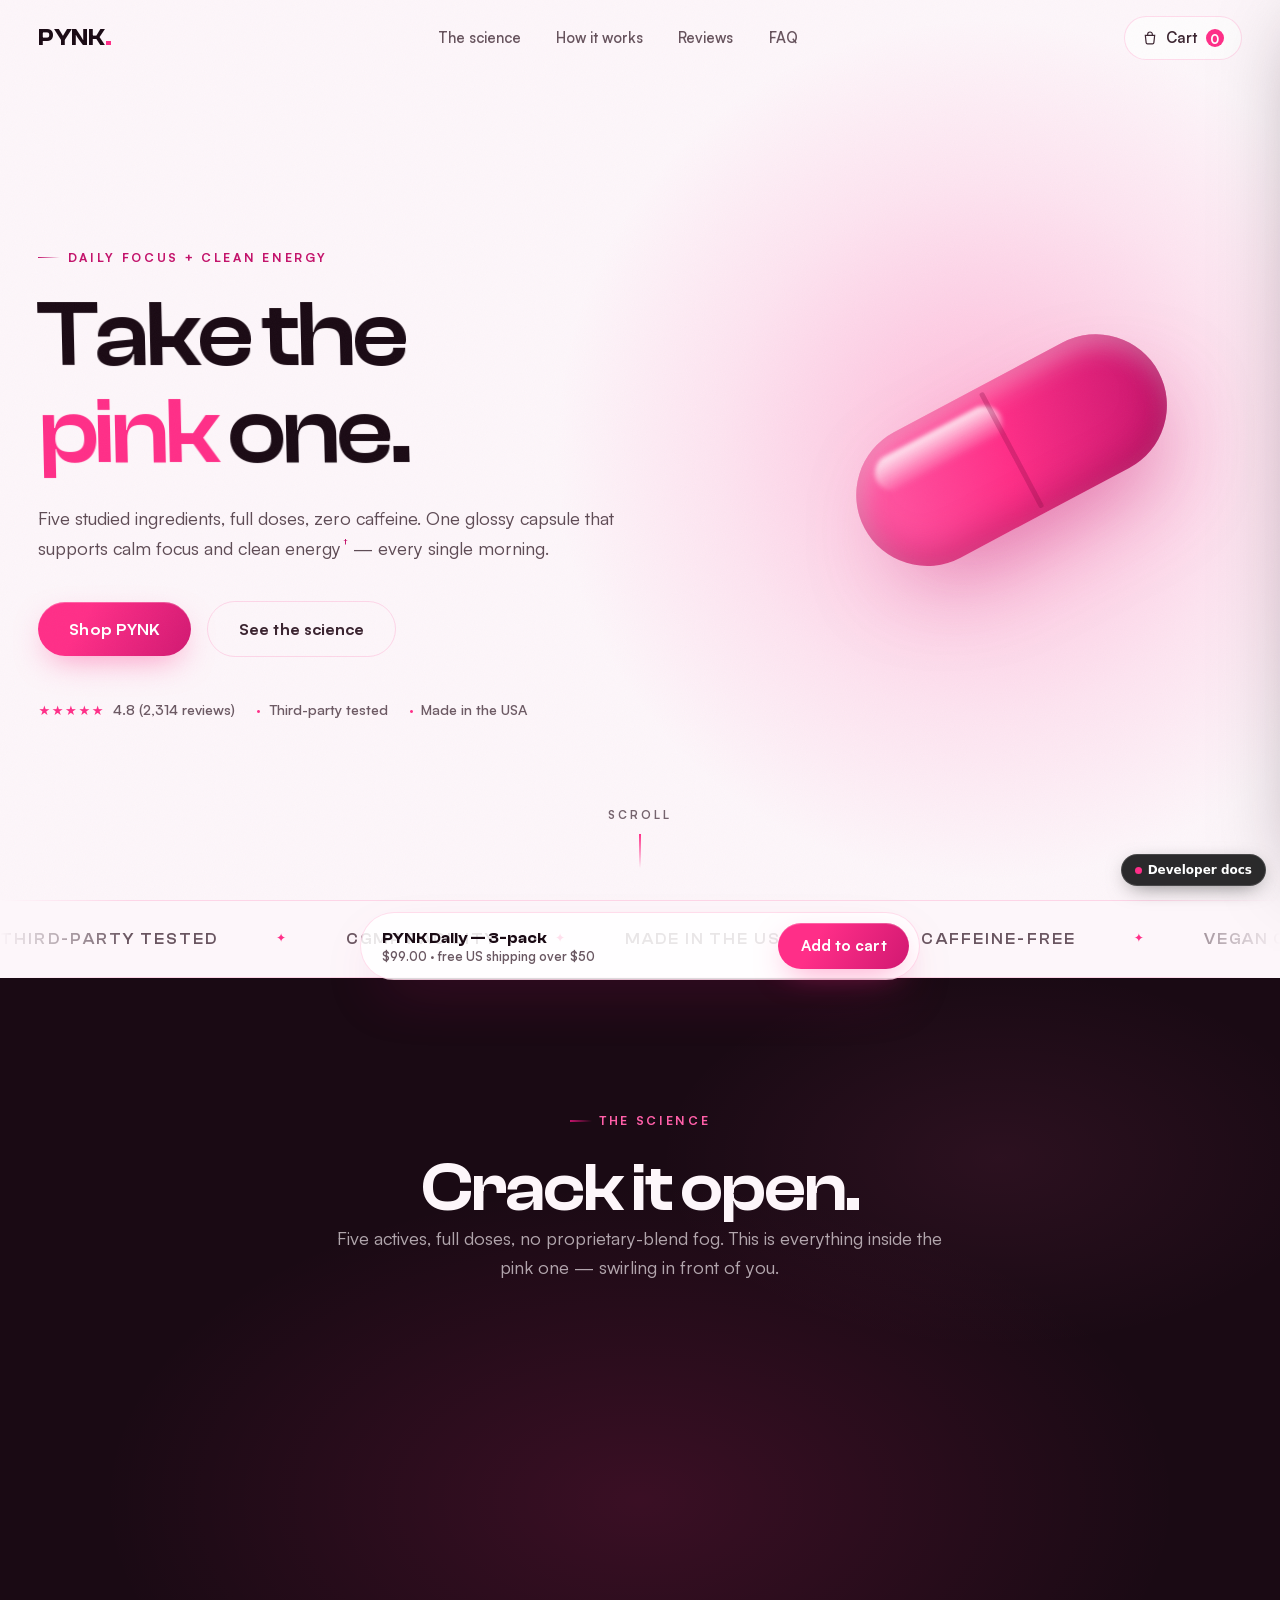
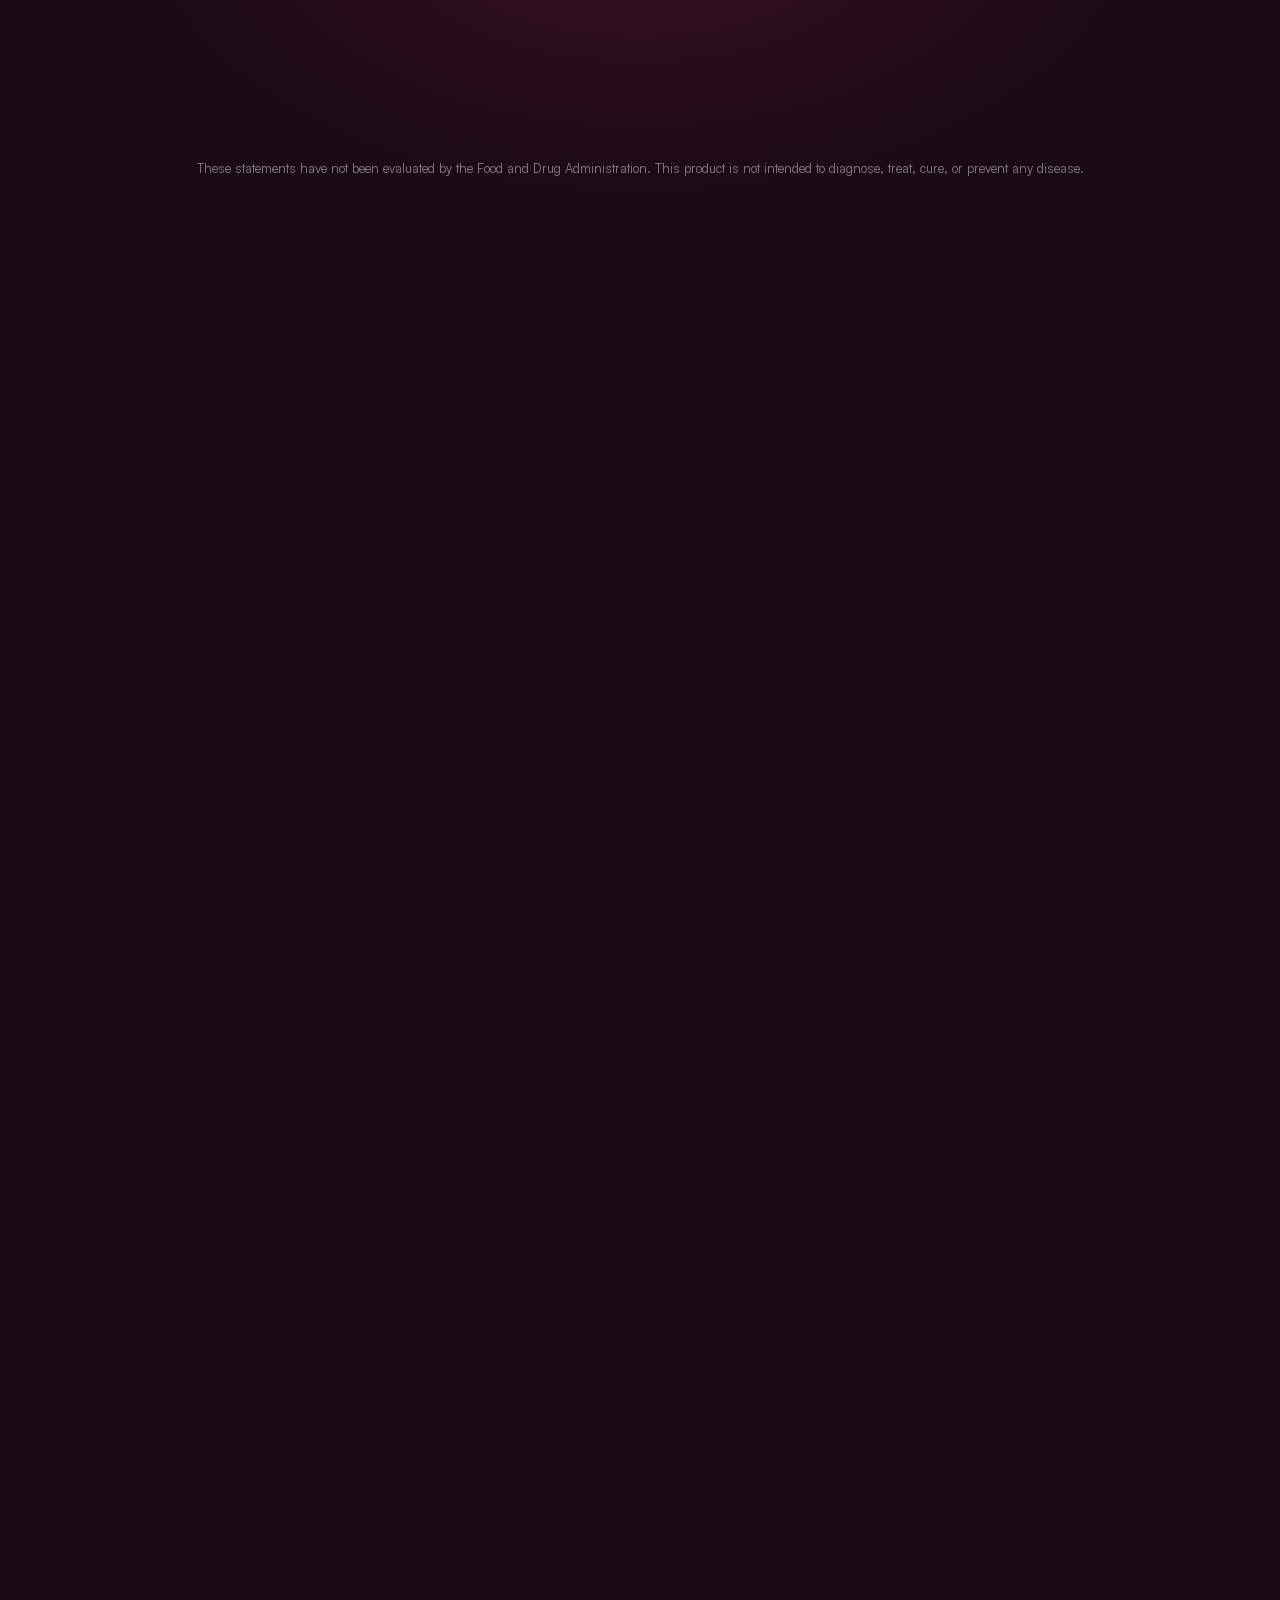
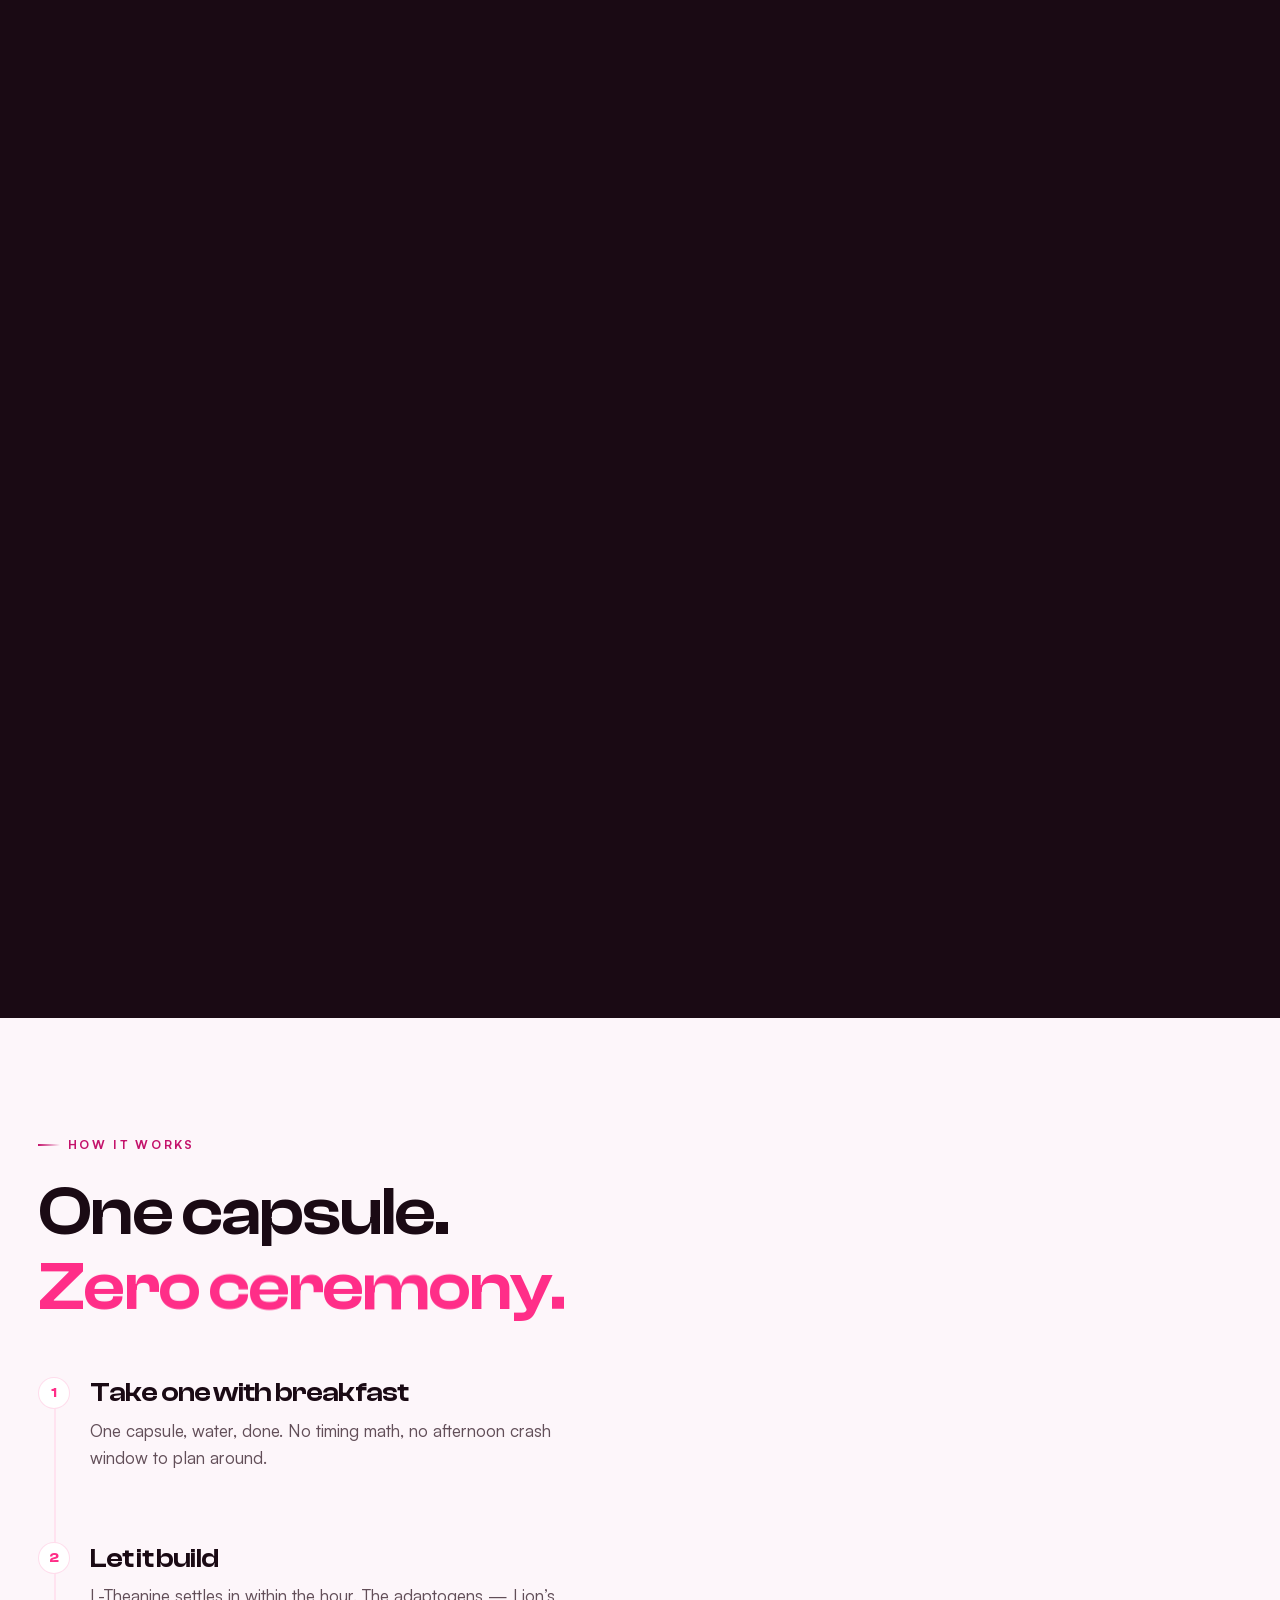
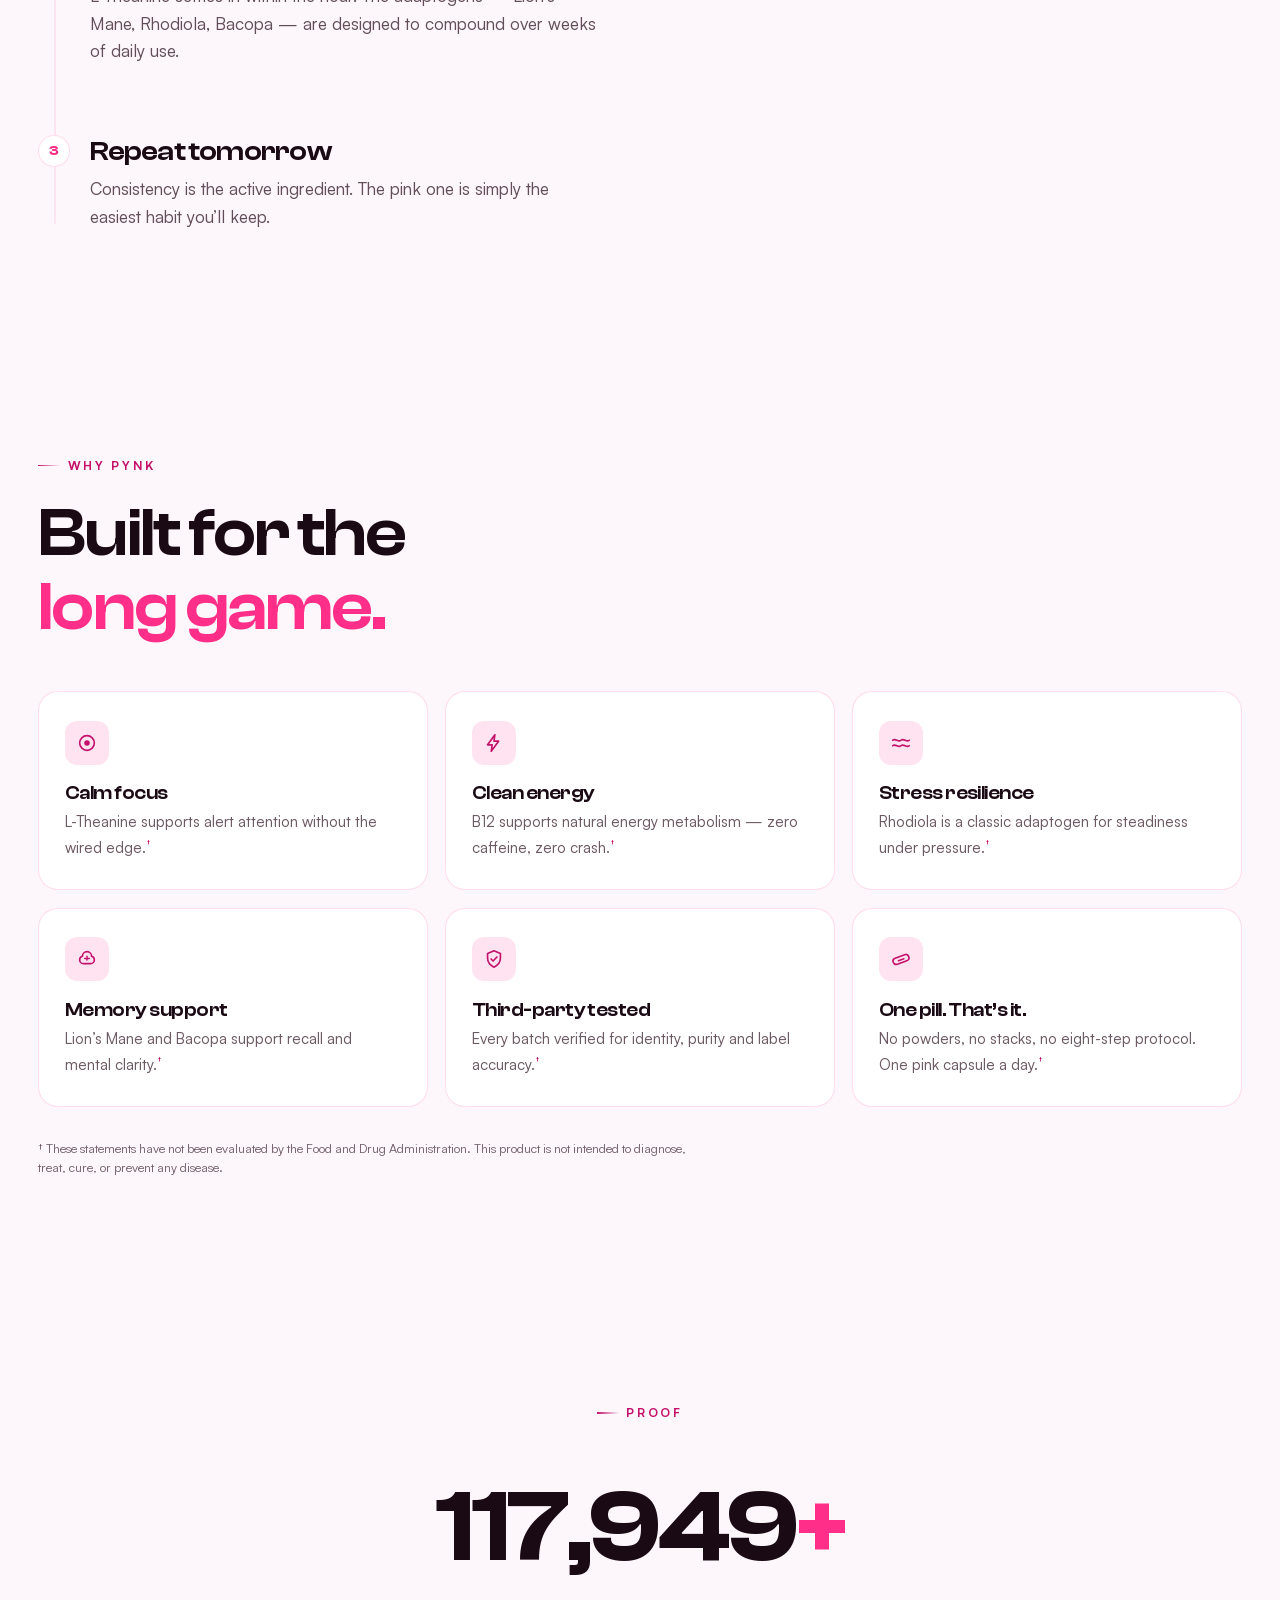
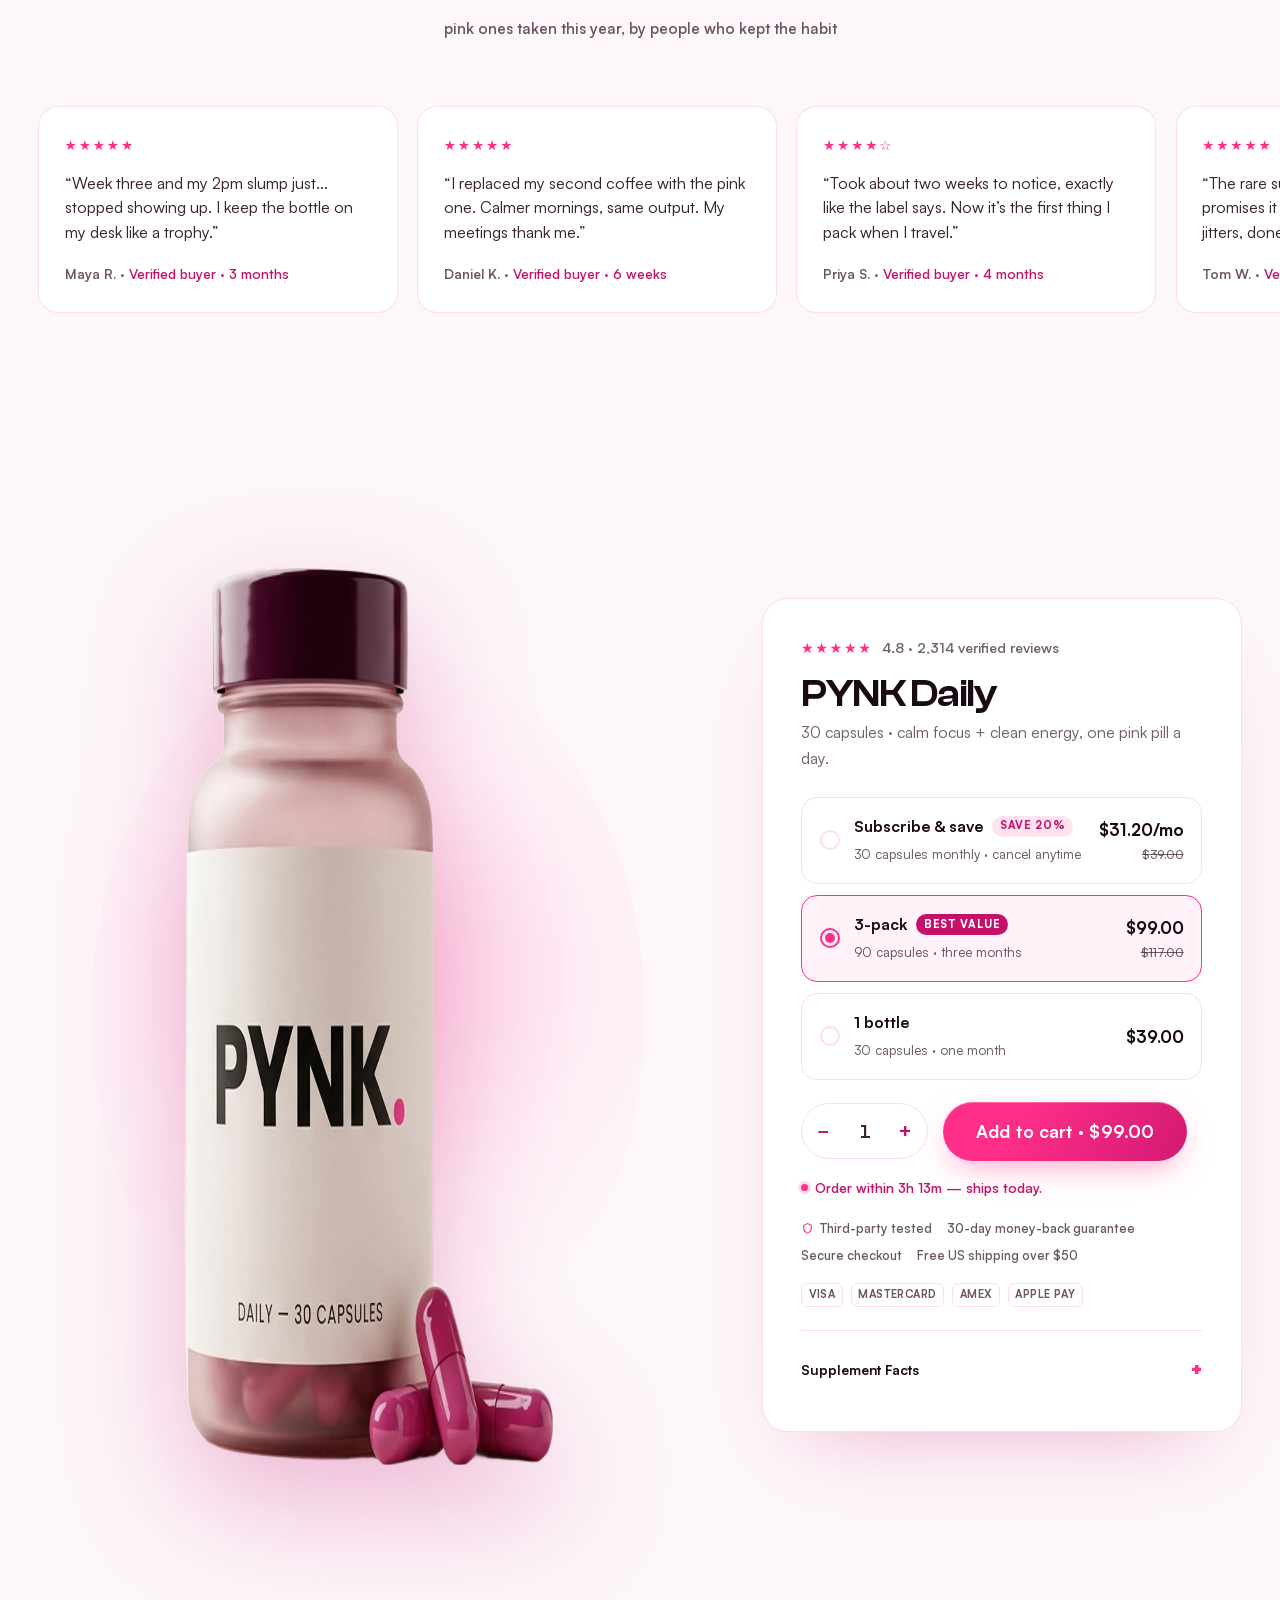
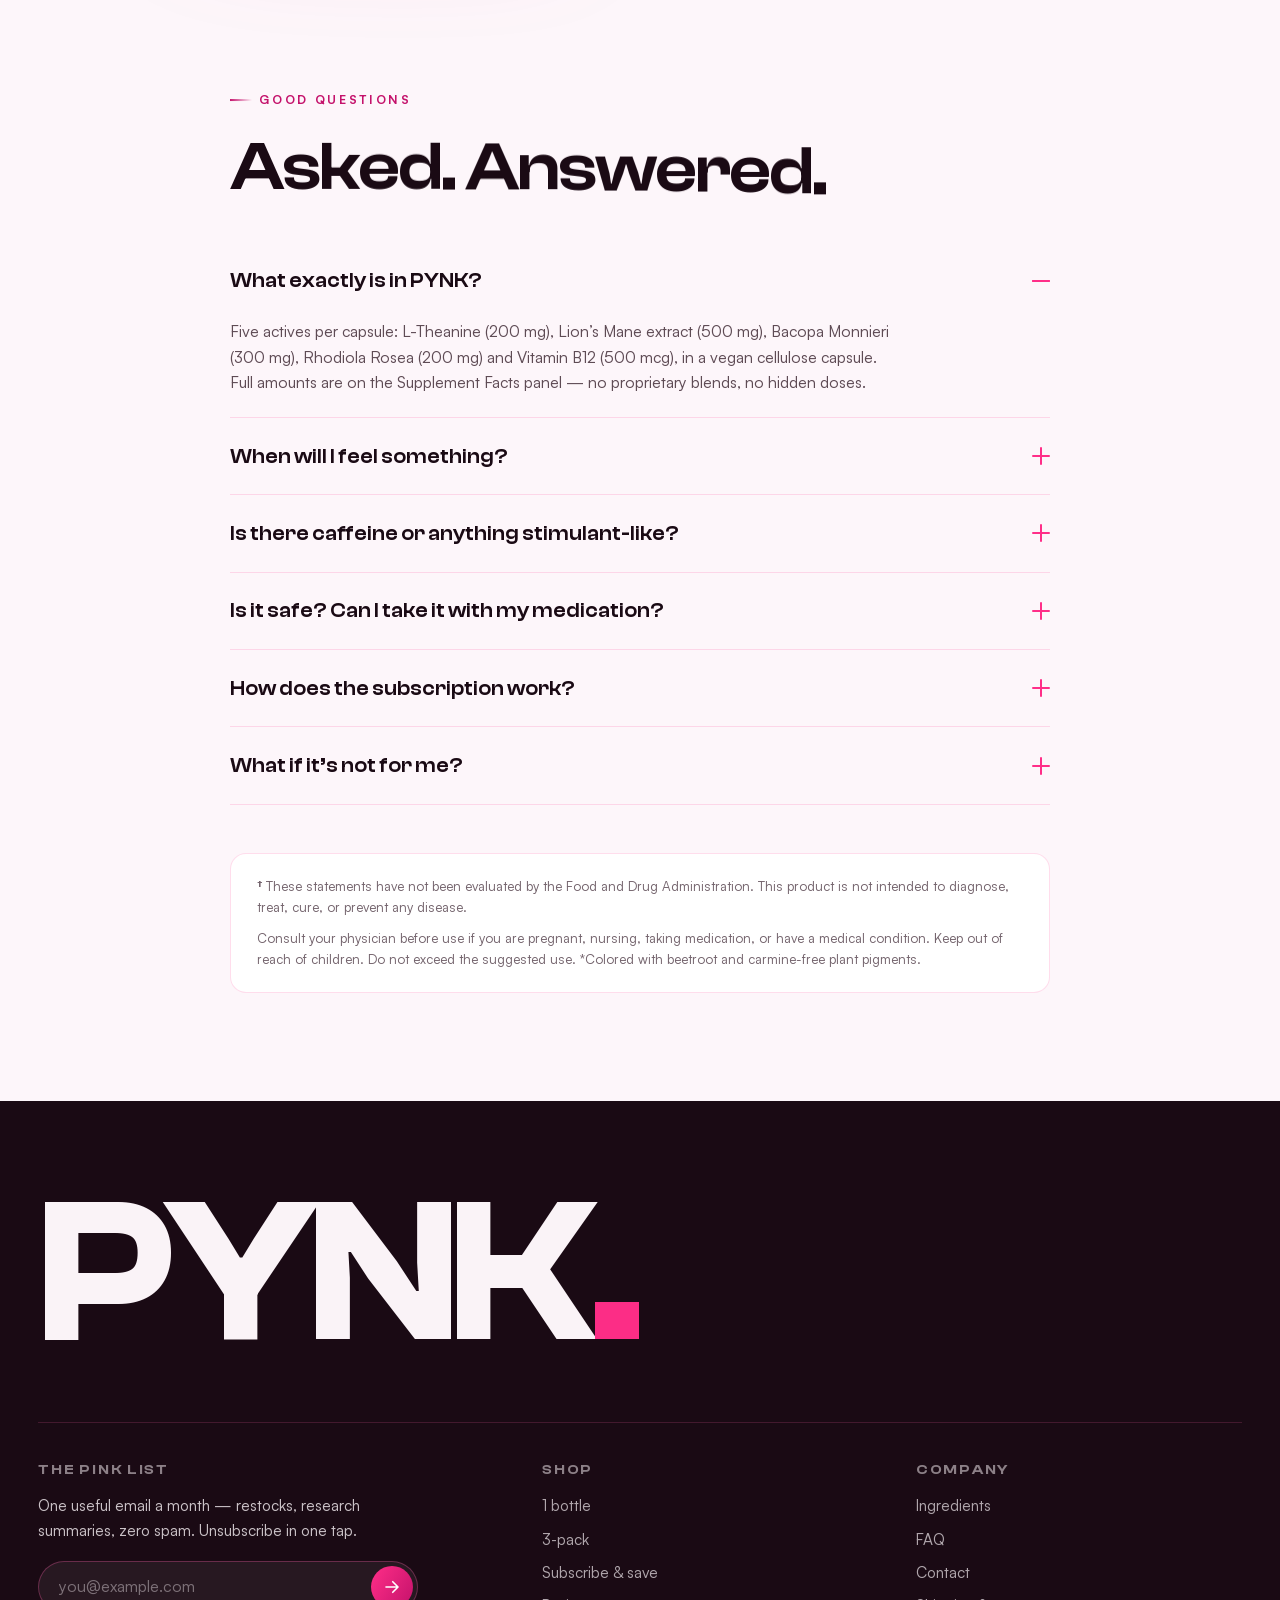
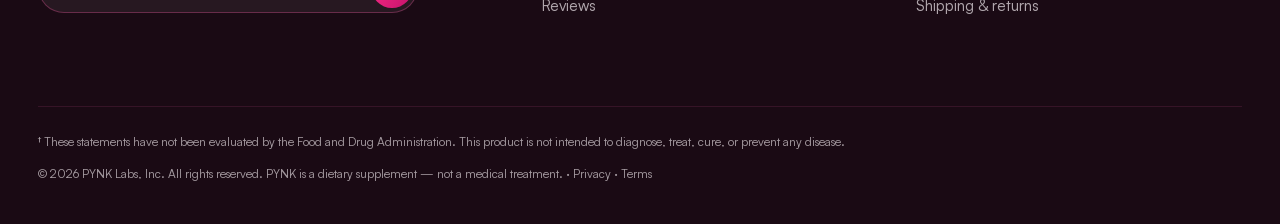
<file: index.html>
<!doctype html>
<html lang="en">
  <head>
    <meta charset="UTF-8" />
    <meta name="viewport" content="width=device-width, initial-scale=1.0, viewport-fit=cover" />
    <title>PYNK — Take the pink one.</title>
    <meta
      name="description"
      content="PYNK is a third-party-tested daily capsule formulated to support calm focus and clean energy. One pink capsule, every morning."
    />
    <meta name="theme-color" content="#FDF6FA" />
    <meta property="og:title" content="PYNK — Take the pink one." />
    <meta
      property="og:description"
      content="A daily capsule formulated to support calm focus and clean energy. Third-party tested."
    />
    <link
      rel="icon"
      href="data:image/svg+xml,%3Csvg xmlns='http://www.w3.org/2000/svg' viewBox='0 0 64 64'%3E%3Crect x='8' y='24' width='48' height='16' rx='8' transform='rotate(-32 32 32)' fill='%23FF2E88'/%3E%3C/svg%3E"
    />

    <script>
      window.dataLayer = window.dataLayer || [];
    </script>
    <script type="module" crossorigin src="./assets/index-BzV5RD6S.js"></script>
    <link rel="stylesheet" crossorigin href="./assets/index-B8xzRuNr.css">
  </head>
  <body>
    <div id="root"></div>
  <style>
#__devpill{position:fixed;right:14px;bottom:14px;z-index:2147483000;display:flex;gap:6px;
font:600 12px/1 ui-sans-serif,system-ui,-apple-system,"Segoe UI",Roboto,sans-serif}
#__devpill a{display:inline-flex;align-items:center;gap:6px;padding:9px 13px;border-radius:999px;
background:rgba(20,20,22,.9);color:#fff;text-decoration:none;backdrop-filter:blur(10px);
box-shadow:0 6px 22px -8px rgba(0,0,0,.65);border:1px solid rgba(255,255,255,.14)}
#__devpill a:hover{background:#000}
#__devpill i{width:7px;height:7px;border-radius:50%;background:#ff2e88;display:inline-block}
@media print{#__devpill{display:none}}
</style>
<div id="__devpill"><a href="dev/"><i></i>Developer docs</a></div></body>
</html>
</file>
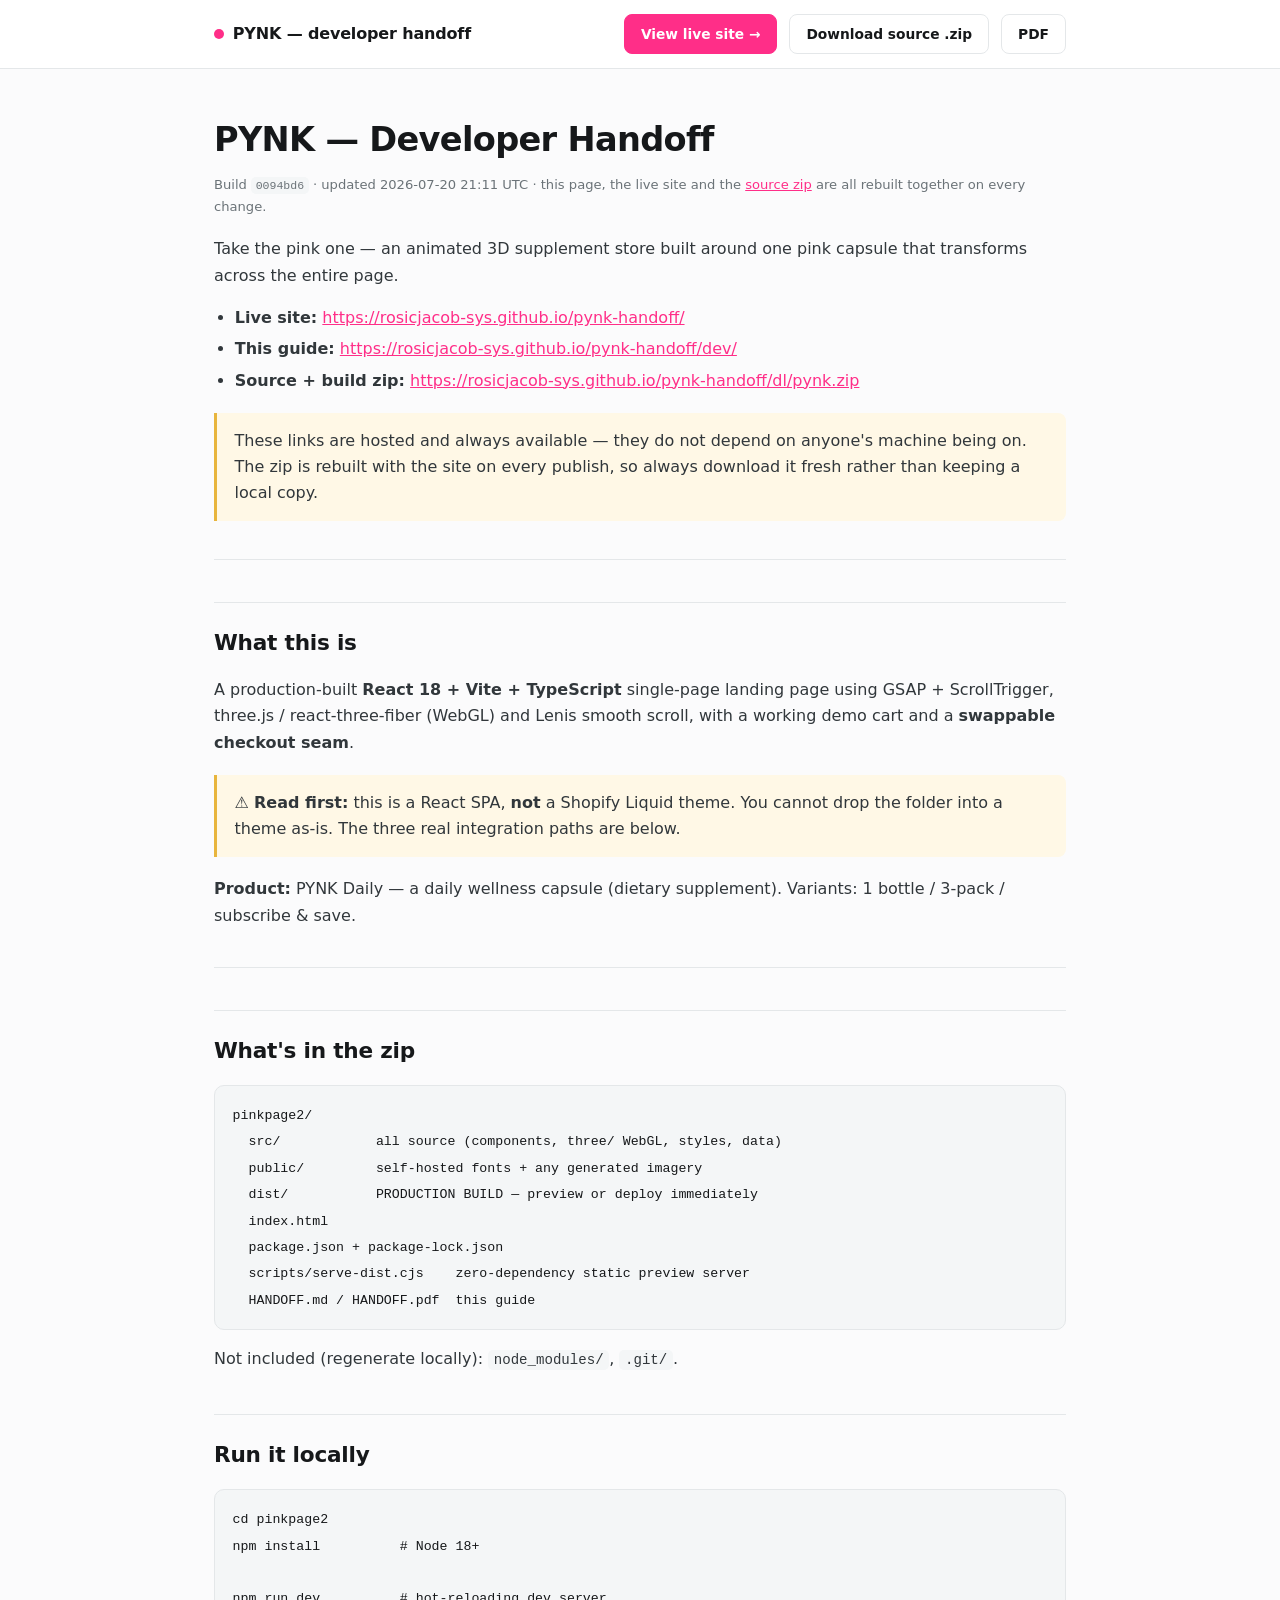
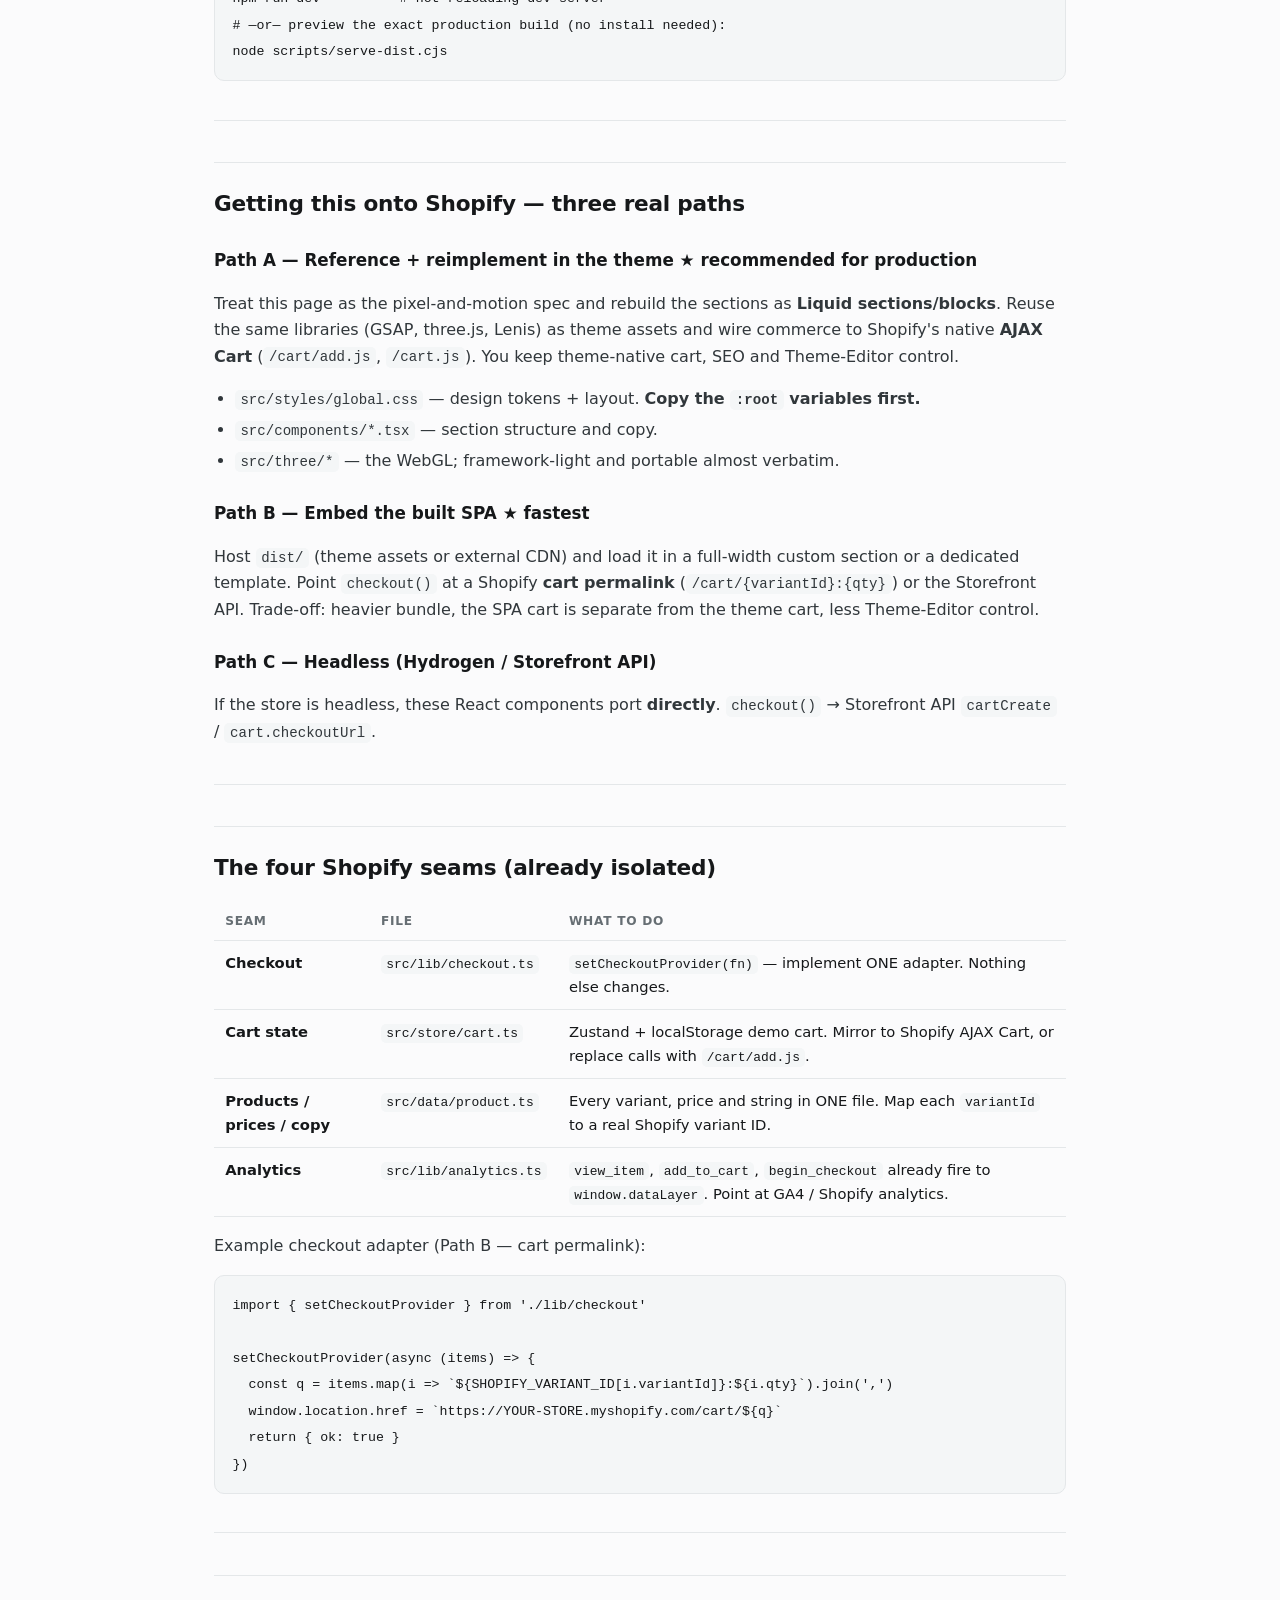
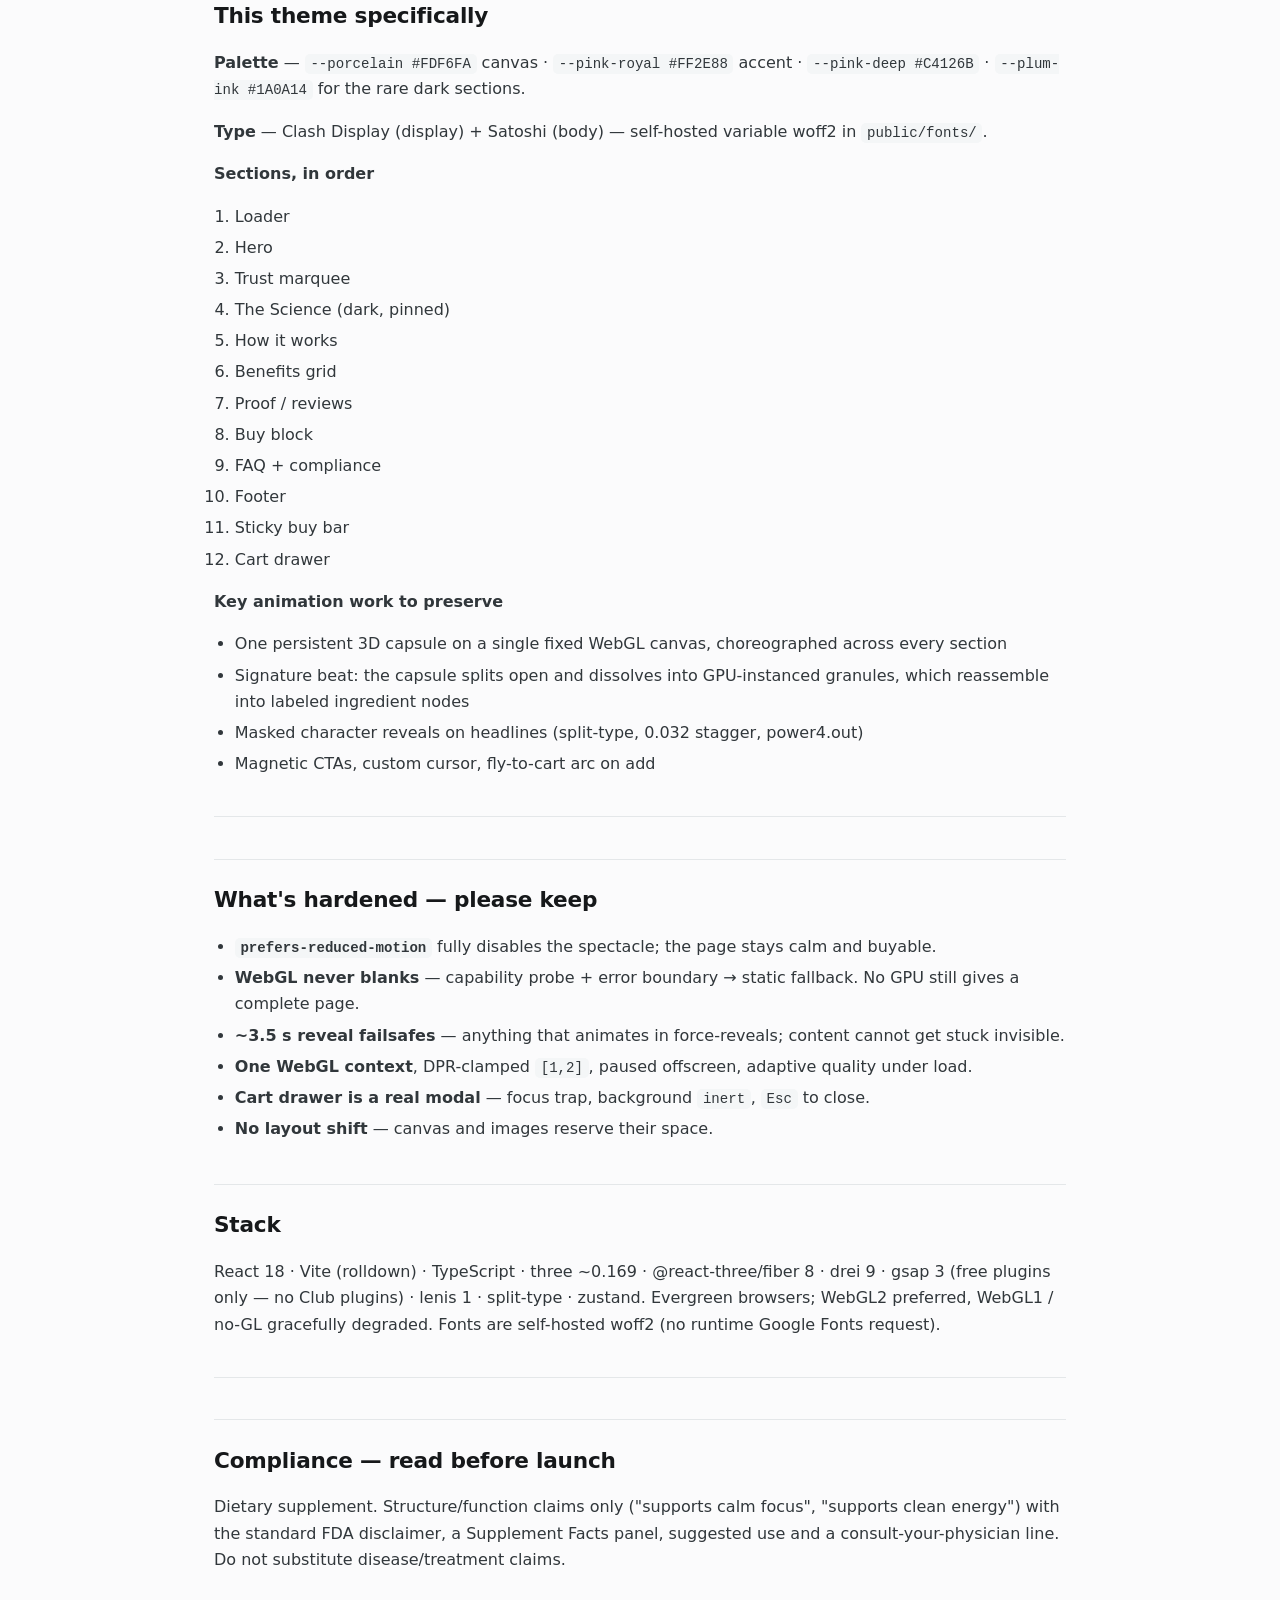
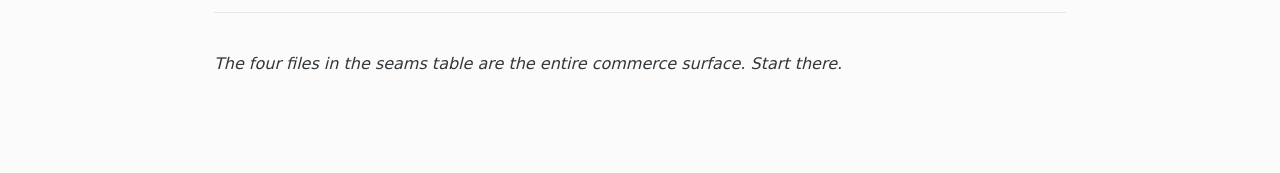
<file: dev/index.html>
<!doctype html><html lang="en"><head><meta charset="utf-8"/>
<meta name="viewport" content="width=device-width,initial-scale=1"/>
<title>PYNK — Developer Handoff</title>
<style>
:root{--accent:#ff2e88;--ink:#16181a;--mut:#666e73;--line:#e4e7e9;--bg:#fbfbfc;--panel:#fff;--code:#f4f6f7}
*{box-sizing:border-box}html{scroll-behavior:smooth}
body{margin:0;background:var(--bg);color:var(--ink);font:16px/1.65 ui-sans-serif,system-ui,-apple-system,"Segoe UI",Roboto,Helvetica,Arial,sans-serif;-webkit-font-smoothing:antialiased}
.bar{position:sticky;top:0;z-index:10;background:rgba(255,255,255,.92);backdrop-filter:blur(12px);border-bottom:1px solid var(--line)}
.bar .in{max-width:900px;margin:0 auto;padding:.85rem 1.5rem;display:flex;align-items:center;gap:.75rem;flex-wrap:wrap}
.bar .nm{font-weight:750;letter-spacing:-.01em;margin-right:auto;display:flex;align-items:center;gap:.55rem}
.bar .nm i{width:10px;height:10px;border-radius:50%;background:var(--accent);display:inline-block}
.btn{display:inline-block;padding:.5rem 1rem;border-radius:8px;font-size:.86rem;font-weight:650;text-decoration:none;border:1px solid var(--line);color:var(--ink);background:var(--panel);white-space:nowrap}
.btn:hover{border-color:var(--accent)}
.btn--live{background:var(--accent);border-color:var(--accent);color:#fff}
.btn--live.dark{color:#0a0e0d}
.wrap{max-width:900px;margin:0 auto;padding:2.5rem 1.5rem 5rem}
h1{font-size:2.1rem;letter-spacing:-.02em;margin:.2rem 0 .6rem}
h2{font-size:1.35rem;margin:2.6rem 0 .8rem;padding-top:1.4rem;border-top:1px solid var(--line);letter-spacing:-.01em}
h3{font-size:1.05rem;margin:1.6rem 0 .5rem}
p,li{color:#31373b}
a{color:var(--accent)}
code{background:var(--code);padding:.15em .4em;border-radius:5px;font-size:.88em;font-family:ui-monospace,SFMono-Regular,Menlo,monospace}
pre{background:var(--code);padding:1rem 1.1rem;border-radius:10px;overflow-x:auto;border:1px solid var(--line)}
pre code{background:none;padding:0;font-size:.83rem;line-height:1.6}
blockquote{margin:1.2rem 0;padding:.9rem 1.1rem;background:#fff8e6;border-left:3px solid #e8b53d;border-radius:0 8px 8px 0}
blockquote p{margin:0}
table{width:100%;border-collapse:collapse;margin:1rem 0;font-size:.92rem}
th,td{text-align:left;padding:.6rem .7rem;border-bottom:1px solid var(--line);vertical-align:top}
th{font-size:.76rem;text-transform:uppercase;letter-spacing:.06em;color:var(--mut)}
hr{border:0;border-top:1px solid var(--line);margin:2.4rem 0}
ol,ul{padding-left:1.3rem}
li{margin:.3rem 0}
@media print{.bar{display:none}.wrap{max-width:none;padding:0}body{background:#fff}a{color:var(--ink)}}
</style></head><body>
<div class="bar"><div class="in">
  <span class="nm"><i></i>PYNK — developer handoff</span>
  <a class="btn btn--live" href="../">View live site →</a>
  <a class="btn" href="../dl/pynk.zip" download>Download source .zip</a>
  <a class="btn" href="../dl/HANDOFF.pdf" download>PDF</a>
</div></div>
<div class="wrap"><h1>PYNK — Developer Handoff</h1>
<p style="margin:-.2rem 0 1.2rem;font-size:.82rem;color:#6b7378">
     Build <code>0094bd6</code> · updated 2026-07-20 21:11 UTC · this page, the live site and the
     <a href="../dl/pynk.zip">source zip</a> are all rebuilt together on every change.</p>
<p>Take the pink one — an animated 3D supplement store built around one pink capsule that transforms across the entire page.</p>
<ul>
<li><strong>Live site:</strong> <a href="https://rosicjacob-sys.github.io/pynk-handoff/">https://rosicjacob-sys.github.io/pynk-handoff/</a></li>
<li><strong>This guide:</strong> <a href="https://rosicjacob-sys.github.io/pynk-handoff/dev/">https://rosicjacob-sys.github.io/pynk-handoff/dev/</a></li>
<li><strong>Source + build zip:</strong> <a href="https://rosicjacob-sys.github.io/pynk-handoff/dl/pynk.zip">https://rosicjacob-sys.github.io/pynk-handoff/dl/pynk.zip</a></li>
</ul>
<blockquote>
<p>These links are hosted and always available — they do not depend on anyone&#39;s
machine being on. The zip is rebuilt with the site on every publish, so
always download it fresh rather than keeping a local copy.</p>
</blockquote>
<hr>
<h2>What this is</h2>
<p>A production-built <strong>React 18 + Vite + TypeScript</strong> single-page landing page using
GSAP + ScrollTrigger, three.js / react-three-fiber (WebGL) and Lenis smooth scroll,
with a working demo cart and a <strong>swappable checkout seam</strong>.</p>
<blockquote>
<p>⚠️ <strong>Read first:</strong> this is a React SPA, <strong>not</strong> a Shopify Liquid theme. You cannot drop
the folder into a theme as-is. The three real integration paths are below.</p>
</blockquote>
<p><strong>Product:</strong> PYNK Daily — a daily wellness capsule (dietary supplement). Variants: 1 bottle / 3-pack / subscribe &amp; save.</p>
<hr>
<h2>What&#39;s in the zip</h2>
<pre><code>pinkpage2/
  src/            all source (components, three/ WebGL, styles, data)
  public/         self-hosted fonts + any generated imagery
  dist/           PRODUCTION BUILD — preview or deploy immediately
  index.html
  package.json + package-lock.json
  scripts/serve-dist.cjs    zero-dependency static preview server
  HANDOFF.md / HANDOFF.pdf  this guide
</code></pre>
<p>Not included (regenerate locally): <code>node_modules/</code>, <code>.git/</code>.</p>
<h2>Run it locally</h2>
<pre><code class="language-bash">cd pinkpage2
npm install          # Node 18+

npm run dev          # hot-reloading dev server
# —or— preview the exact production build (no install needed):
node scripts/serve-dist.cjs
</code></pre>
<hr>
<h2>Getting this onto Shopify — three real paths</h2>
<h3>Path A — Reference + reimplement in the theme ★ recommended for production</h3>
<p>Treat this page as the pixel-and-motion spec and rebuild the sections as <strong>Liquid
sections/blocks</strong>. Reuse the same libraries (GSAP, three.js, Lenis) as theme assets and
wire commerce to Shopify&#39;s native <strong>AJAX Cart</strong> (<code>/cart/add.js</code>, <code>/cart.js</code>). You keep
theme-native cart, SEO and Theme-Editor control.</p>
<ul>
<li><code>src/styles/global.css</code> — design tokens + layout. <strong>Copy the <code>:root</code> variables first.</strong></li>
<li><code>src/components/*.tsx</code> — section structure and copy.</li>
<li><code>src/three/*</code> — the WebGL; framework-light and portable almost verbatim.</li>
</ul>
<h3>Path B — Embed the built SPA ★ fastest</h3>
<p>Host <code>dist/</code> (theme assets or external CDN) and load it in a full-width custom section or
a dedicated template. Point <code>checkout()</code> at a Shopify <strong>cart permalink</strong>
(<code>/cart/{variantId}:{qty}</code>) or the Storefront API. Trade-off: heavier bundle, the SPA cart
is separate from the theme cart, less Theme-Editor control.</p>
<h3>Path C — Headless (Hydrogen / Storefront API)</h3>
<p>If the store is headless, these React components port <strong>directly</strong>.
<code>checkout()</code> → Storefront API <code>cartCreate</code> / <code>cart.checkoutUrl</code>.</p>
<hr>
<h2>The four Shopify seams (already isolated)</h2>
<table>
<thead>
<tr>
<th>Seam</th>
<th>File</th>
<th>What to do</th>
</tr>
</thead>
<tbody><tr>
<td><strong>Checkout</strong></td>
<td><code>src/lib/checkout.ts</code></td>
<td><code>setCheckoutProvider(fn)</code> — implement ONE adapter. Nothing else changes.</td>
</tr>
<tr>
<td><strong>Cart state</strong></td>
<td><code>src/store/cart.ts</code></td>
<td>Zustand + localStorage demo cart. Mirror to Shopify AJAX Cart, or replace calls with <code>/cart/add.js</code>.</td>
</tr>
<tr>
<td><strong>Products / prices / copy</strong></td>
<td><code>src/data/product.ts</code></td>
<td>Every variant, price and string in ONE file. Map each <code>variantId</code> to a real Shopify variant ID.</td>
</tr>
<tr>
<td><strong>Analytics</strong></td>
<td><code>src/lib/analytics.ts</code></td>
<td><code>view_item</code>, <code>add_to_cart</code>, <code>begin_checkout</code> already fire to <code>window.dataLayer</code>. Point at GA4 / Shopify analytics.</td>
</tr>
</tbody></table>
<p>Example checkout adapter (Path B — cart permalink):</p>
<pre><code class="language-ts">import { setCheckoutProvider } from &#39;./lib/checkout&#39;

setCheckoutProvider(async (items) =&gt; {
  const q = items.map(i =&gt; `${SHOPIFY_VARIANT_ID[i.variantId]}:${i.qty}`).join(&#39;,&#39;)
  window.location.href = `https://YOUR-STORE.myshopify.com/cart/${q}`
  return { ok: true }
})
</code></pre>
<hr>
<h2>This theme specifically</h2>
<p><strong>Palette</strong> — <code>--porcelain #FDF6FA</code> canvas · <code>--pink-royal #FF2E88</code> accent · <code>--pink-deep #C4126B</code> · <code>--plum-ink #1A0A14</code> for the rare dark sections.</p>
<p><strong>Type</strong> — Clash Display (display) + Satoshi (body) — self-hosted variable woff2 in <code>public/fonts/</code>.</p>
<p><strong>Sections, in order</strong></p>
<ol>
<li>Loader</li>
<li>Hero</li>
<li>Trust marquee</li>
<li>The Science (dark, pinned)</li>
<li>How it works</li>
<li>Benefits grid</li>
<li>Proof / reviews</li>
<li>Buy block</li>
<li>FAQ + compliance</li>
<li>Footer</li>
<li>Sticky buy bar</li>
<li>Cart drawer</li>
</ol>
<p><strong>Key animation work to preserve</strong></p>
<ul>
<li>One persistent 3D capsule on a single fixed WebGL canvas, choreographed across every section</li>
<li>Signature beat: the capsule splits open and dissolves into GPU-instanced granules, which reassemble into labeled ingredient nodes</li>
<li>Masked character reveals on headlines (split-type, 0.032 stagger, power4.out)</li>
<li>Magnetic CTAs, custom cursor, fly-to-cart arc on add</li>
</ul>
<hr>
<h2>What&#39;s hardened — please keep</h2>
<ul>
<li><strong><code>prefers-reduced-motion</code></strong> fully disables the spectacle; the page stays calm and buyable.</li>
<li><strong>WebGL never blanks</strong> — capability probe + error boundary → static fallback. No GPU still gives a complete page.</li>
<li><strong>~3.5 s reveal failsafes</strong> — anything that animates in force-reveals; content cannot get stuck invisible.</li>
<li><strong>One WebGL context</strong>, DPR-clamped <code>[1,2]</code>, paused offscreen, adaptive quality under load.</li>
<li><strong>Cart drawer is a real modal</strong> — focus trap, background <code>inert</code>, <code>Esc</code> to close.</li>
<li><strong>No layout shift</strong> — canvas and images reserve their space.</li>
</ul>
<h2>Stack</h2>
<p>React 18 · Vite (rolldown) · TypeScript · three ~0.169 · @react-three/fiber 8 · drei 9 ·
gsap 3 (free plugins only — no Club plugins) · lenis 1 · split-type · zustand.
Evergreen browsers; WebGL2 preferred, WebGL1 / no-GL gracefully degraded.
Fonts are self-hosted woff2 (no runtime Google Fonts request).</p>
<hr>
<h2>Compliance — read before launch</h2>
<p>Dietary supplement. Structure/function claims only (&quot;supports calm focus&quot;, &quot;supports clean energy&quot;) with the standard FDA disclaimer, a Supplement Facts panel, suggested use and a consult-your-physician line. Do not substitute disease/treatment claims.</p>
<hr>
<p><em>The four files in the seams table are the entire commerce surface. Start there.</em></p>
</div>
</body></html>
</file>
<file: assets/index-B8xzRuNr.css>
@font-face{font-family:Clash Display;src:url(./ClashDisplay-Variable-Buk7cB_f.woff2)format("woff2");font-weight:200 700;font-display:swap;font-style:normal}@font-face{font-family:Satoshi;src:url(./Satoshi-Variable-CFg-z2ne.woff2)format("woff2");font-weight:300 900;font-display:swap;font-style:normal}:root{--white:#fff;--porcelain:#fdf6fa;--blush:#ffe3f0;--pink-royal:#ff2e88;--pink-deep:#c4126b;--magenta-glow:#ff5fa8;--plum-ink:#1a0a14;--ink-soft:#3b2430;--line:#ff2e8829;--font-display:"Clash Display", "Avenir Next", system-ui, sans-serif;--font-body:"Satoshi", "Helvetica Neue", system-ui, sans-serif;--ease-out:cubic-bezier(.16, 1, .3, 1);--ease-snap:cubic-bezier(.3, .7, .4, 1);--container:min(1240px, calc(100vw - clamp(2.5rem, 6vw, 7rem)));--nav-h:76px}*,:before,:after{box-sizing:border-box;margin:0;padding:0}html{scroll-behavior:auto;-webkit-text-size-adjust:100%}html.lenis,html.lenis body{height:auto}.lenis.lenis-smooth{scroll-behavior:auto!important}.lenis.lenis-stopped{overflow:hidden}body{font-family:var(--font-body);color:var(--ink-soft);background:var(--porcelain);-webkit-font-smoothing:antialiased;font-size:1.0625rem;font-weight:430;line-height:1.62;overflow-x:clip}::selection{background:var(--pink-royal);color:var(--white)}img,svg,canvas{max-width:100%;display:block}button{font:inherit;color:inherit;cursor:pointer;background:0 0;border:0}input{font:inherit}a{color:inherit;text-decoration:none}:focus-visible{outline:2px solid var(--pink-royal);outline-offset:3px;border-radius:4px}.skip-link{z-index:200;background:var(--plum-ink);color:var(--porcelain);transition:top .2s var(--ease-snap);border-radius:999px;padding:.7rem 1.2rem;position:fixed;top:-100px;left:1rem}.skip-link:focus-visible{top:1rem}body:after{content:"";z-index:70;pointer-events:none;opacity:.032;background-image:url("data:image/svg+xml,%3Csvg xmlns='http://www.w3.org/2000/svg' width='160' height='160'%3E%3Cfilter id='n'%3E%3CfeTurbulence type='fractalNoise' baseFrequency='0.9' numOctaves='2'/%3E%3C/filter%3E%3Crect width='160' height='160' filter='url(%23n)'/%3E%3C/svg%3E");position:fixed;inset:0}h1,h2,h3{font-family:var(--font-display);letter-spacing:-.028em;color:var(--plum-ink);text-wrap:balance;font-weight:570;line-height:1.02}.display-xl{letter-spacing:-.038em;font-size:clamp(3rem,7.3vw,6.6rem);font-weight:590;line-height:.98}h1 em,h2 em,h3 em{font-style:normal}.display-lg{font-size:clamp(2.3rem,5.4vw,4.4rem)}.display-md{font-size:clamp(1.7rem,3.4vw,2.6rem)}.accent{color:var(--pink-royal)}.eyebrow{letter-spacing:.22em;text-transform:uppercase;color:var(--pink-deep);align-items:center;gap:.6em;margin-bottom:1.4rem;font-size:.76rem;font-weight:740;display:inline-flex}.eyebrow:before{content:"";background:linear-gradient(90deg, var(--pink-deep), transparent);width:22px;height:1.5px}.lede{max-width:34em;color:color-mix(in srgb, var(--ink-soft) 82%, transparent);font-size:clamp(1.05rem,1.4vw,1.25rem)}.sr-line{margin-block:-.06em;padding-block:.06em;display:block;overflow:hidden}.sr-char,.sr-word{will-change:transform;display:inline-block}.container{width:var(--container);margin-inline:auto}.section{padding-block:clamp(6rem,12vh,10rem);position:relative}.hairline{background:linear-gradient(90deg, transparent, var(--line) 18%, var(--line) 82%, transparent);transform-origin:0;border:0;height:1px}.btn{letter-spacing:.005em;min-height:48px;transition:transform .15s var(--ease-snap), box-shadow .15s var(--ease-snap), background-position .15s var(--ease-snap), background-color .15s var(--ease-snap), color .15s var(--ease-snap);-webkit-user-select:none;user-select:none;border-radius:999px;justify-content:center;align-items:center;gap:.6em;padding:.85em 1.9em;font-size:1.02rem;font-weight:720;display:inline-flex}.btn--primary{color:var(--white);background:linear-gradient(120deg, var(--pink-royal) 20%, var(--pink-deep) 80%);background-position:0 0;background-size:160% 100%;box-shadow:0 12px 32px -10px #ff2e8880,inset 0 1px #ffffff40}.btn--primary:hover{background-position:90% 0;transform:translateY(-1px);box-shadow:0 18px 44px -12px #c4126b8c,inset 0 1px #ffffff40}.btn--primary:active{transform:translateY(0)scale(.985)}.btn--ghost{color:var(--ink-soft);border:1px solid var(--line);background:0 0}.btn--ghost:hover{background:var(--blush);border-color:#0000}.btn--big{width:100%;min-height:58px;font-size:1.1rem}.nav{z-index:40;height:var(--nav-h);transition:background-color .35s var(--ease-out), box-shadow .35s var(--ease-out), backdrop-filter .35s var(--ease-out);align-items:center;display:flex;position:fixed;inset:0 0 auto}.nav.is-solid{background:color-mix(in srgb, var(--porcelain) 82%, transparent);-webkit-backdrop-filter:blur(14px);box-shadow:0 1px 0 var(--line)}.nav__inner{width:var(--container);justify-content:space-between;align-items:center;gap:2rem;margin-inline:auto;display:flex}.nav__brand{font-family:var(--font-display);letter-spacing:-.02em;color:var(--plum-ink);transition:color .35s var(--ease-out);font-size:1.45rem;font-weight:640}html.nav-on-dark .nav.is-solid{background:#1a0a14b8;box-shadow:0 1px #ff5fa829}html.nav-on-dark .nav__brand,html.nav-on-dark .nav__links a,html.nav-on-dark .cart-btn{color:var(--porcelain)}html.nav-on-dark .cart-btn{background:#fdf6fa14;border-color:#ff5fa84d}html.nav-on-dark .cart-btn:hover{background:#ff5fa82e}.nav__brand em{color:var(--pink-royal);font-style:normal}.nav__links{gap:2.2rem;font-size:.92rem;font-weight:560;display:flex}.nav__links a{opacity:.78;transition:opacity .15s var(--ease-snap), color .35s var(--ease-out);padding:.5rem 0;position:relative}.nav__links a:after{content:"";background:var(--pink-royal);transform-origin:100%;width:100%;height:1.5px;transition:transform .25s var(--ease-out);position:absolute;bottom:.25rem;left:0;transform:scaleX(0)}.nav__links a:hover{opacity:1}.nav__links a:hover:after{transform-origin:0;transform:scaleX(1)}.cart-btn{border:1px solid var(--line);background:color-mix(in srgb, var(--white) 65%, transparent);min-height:44px;transition:background-color .15s var(--ease-snap), border-color .15s var(--ease-snap);border-radius:999px;align-items:center;gap:.55em;padding:.45em 1.15em;font-size:.92rem;font-weight:640;display:inline-flex;position:relative}.cart-btn:hover{background:var(--blush);border-color:#0000}@media (width<=799px){.nav__links{display:none}}.cart-btn__badge{background:var(--pink-royal);min-width:1.45em;height:1.45em;color:var(--white);border-radius:999px;place-items:center;padding-inline:.3em;font-size:.78rem;font-weight:800;display:inline-grid}.loader{z-index:100;background:var(--porcelain);place-items:center;display:grid;position:fixed;inset:0}.loader__mark{font-family:var(--font-display);letter-spacing:-.02em;color:var(--plum-ink);font-size:clamp(2rem,5vw,3rem);font-weight:640}.loader__mark em{color:var(--pink-royal);font-style:normal}.loader__bar{background:var(--blush);border-radius:2px;width:168px;height:2px;margin-top:1.4rem;overflow:hidden}.loader__fill{background:linear-gradient(90deg, var(--pink-royal), var(--pink-deep));transform-origin:0;width:100%;height:100%;transform:scaleX(0)}.gl-stage{z-index:3;pointer-events:none;position:fixed;inset:0}.gl-stage *{pointer-events:none!important}.gl-stage canvas{width:100%!important;height:100%!important}.hero-fallback{pointer-events:none;position:absolute;inset:0;overflow:hidden}.hero-fallback__bloom{aspect-ratio:1;background:radial-gradient(circle,#ff5fa866,#ff5fa81f 42%,#0000 68%);width:min(70vw,900px);position:absolute;top:50%;right:-12%;transform:translateY(-50%)}.hero-fallback__pill{aspect-ratio:2.35;background:linear-gradient(105deg, var(--magenta-glow) 0%, var(--pink-royal) 48%, var(--pink-deep) 100%);border-radius:999px;width:clamp(200px,26vw,380px);position:absolute;top:50%;right:8%;transform:translateY(-50%)rotate(-28deg);box-shadow:0 40px 90px -30px #c4126b8c,inset 0 -14px 34px #7a083f59,inset 0 12px 26px #fff6}.hero-fallback__pill:before{content:"";filter:blur(2px);background:linear-gradient(#ffffffd9,#fff0);border-radius:999px;width:42%;height:26%;position:absolute;top:12%;left:10%}.hero-fallback__pill:after{content:"";background:#7a083f47;border-radius:2px;width:1.6%;height:92%;position:absolute;top:4%;left:49.2%}@media (width<=799px){.hero-fallback__pill{top:auto;bottom:6%;right:50%;transform:translate(50%)rotate(-24deg)}.hero-fallback__bloom{top:auto;bottom:-10%;right:50%;transform:translate(50%)}}.hero{z-index:2;min-height:100svh;padding-top:calc(var(--nav-h) + 2rem);align-items:center;padding-bottom:3rem;display:flex;position:relative}.hero__inner{width:var(--container);grid-template-columns:minmax(0,1.05fr) minmax(0,.95fr);align-items:center;gap:2rem;margin-inline:auto;display:grid}.hero__copy{max-width:640px}.hero__title{margin-bottom:1.6rem}.hero__sub{margin-bottom:2.4rem}.hero__cta-row{flex-wrap:wrap;align-items:center;gap:1rem;margin-bottom:2.6rem;display:flex}.trust-row{color:color-mix(in srgb, var(--ink-soft) 75%, transparent);flex-wrap:wrap;align-items:center;gap:.6em 1.5em;font-size:.88rem;font-weight:560;display:flex}.trust-row .stars{color:var(--pink-royal);letter-spacing:.12em;font-size:.82rem}.trust-row li{align-items:center;gap:.55em;list-style:none;display:inline-flex}.trust-row li+li:before{content:"·";color:var(--pink-royal);font-weight:800}.hero__pill-space{min-height:40vh}.hero__scroll-cue{letter-spacing:.26em;text-transform:uppercase;color:color-mix(in srgb, var(--ink-soft) 70%, transparent);flex-direction:column;align-items:center;gap:.6rem;font-size:.72rem;font-weight:700;display:flex;position:absolute;bottom:2rem;left:50%;transform:translate(-50%)}.hero__scroll-cue:after{content:"";background:linear-gradient(180deg, var(--pink-royal), transparent);width:1.5px;height:34px;animation:cue-drop 2.2s var(--ease-out) infinite}@keyframes cue-drop{0%{transform-origin:top;transform:scaleY(0)}55%{transform-origin:top;transform:scaleY(1)}56%{transform-origin:bottom}to{transform-origin:bottom;transform:scaleY(0)}}@media (width<=799px){.hero{align-items:flex-start}.hero__inner{grid-template-columns:1fr;gap:0}.hero__pill-space{min-height:42svh}.hero__scroll-cue{display:none}}.marquee{--marquee-speed:30s;border-top:1px solid var(--line);border-bottom:1px solid var(--line);padding-block:1.6rem;overflow:hidden;-webkit-mask-image:linear-gradient(90deg,#0000,#000 10% 90%,#0000);mask-image:linear-gradient(90deg,#0000,#000 10% 90%,#0000)}.marquee__track{width:max-content;animation:marquee var(--marquee-speed) linear infinite;gap:3.6rem;display:flex}.marquee:hover .marquee__track{animation-play-state:paused}.marquee__item{white-space:nowrap;font-family:var(--font-display);letter-spacing:.14em;text-transform:uppercase;color:color-mix(in srgb, var(--ink-soft) 76%, transparent);align-items:center;gap:3.6rem;font-size:.95rem;font-weight:540;display:inline-flex}.marquee__item:after{content:"✦";color:var(--pink-royal);font-size:.8em}@keyframes marquee{to{transform:translate(-50%)}}.science{z-index:2;background:var(--plum-ink);color:var(--porcelain);position:relative}.science__stage{min-height:100svh;padding-top:calc(var(--nav-h) + 3rem);flex-direction:column;justify-content:flex-start;display:flex;position:relative;overflow:hidden}.science__stage:before{content:"";pointer-events:none;background:radial-gradient(60% 50% at 50% 58%,#ff2e8824,#0000 70%),radial-gradient(38% 30% at 78% 20%,#ff5fa814,#0000 70%);position:absolute;inset:0}.science__head{width:var(--container);text-align:center;margin-inline:auto;position:relative}.science__head h2{color:var(--porcelain)}.science__head .lede{color:#fdf6faa8;margin-inline:auto}.science .eyebrow{color:var(--magenta-glow)}.node-field{pointer-events:none;position:absolute;inset:0}.node-label{opacity:0;text-align:center;transition:opacity .6s var(--ease-out), transform .6s var(--ease-out);width:190px;position:absolute;transform:translate(-50%,-50%)translateY(14px)}.node-label.is-on{opacity:1;transform:translate(-50%,-50%)translateY(0)}.node-label__name{font-family:var(--font-display);color:var(--porcelain);font-size:1.02rem;font-weight:560}.node-label__dose{font-family:var(--font-display);color:var(--magenta-glow);font-size:1.5rem;font-weight:640;line-height:1.15}.node-label__note{color:#fdf6fa99;font-size:.8rem;line-height:1.4}.science__foot{text-align:center;color:#fdf6fa73;font-size:.8rem;position:absolute;bottom:6.2rem;left:0;right:0}.science__list{width:var(--container);gap:1rem;margin:2rem auto 0;padding-bottom:4rem;display:none;position:relative}.science__list-item{border-bottom:1px solid #ff5fa82e;justify-content:space-between;align-items:baseline;gap:1rem;padding:1rem 0;display:flex}.science__list-item .node-label__note{text-align:right}@media (width<=799px){.node-field{display:none}.science__list{display:grid}.science__stage{min-height:auto;padding-bottom:46svh}}.how{z-index:2;position:relative}.how__grid{grid-template-columns:minmax(0,1fr) minmax(0,1fr);gap:4rem;display:grid}.how__steps{gap:clamp(3rem,8vh,5.5rem);padding-left:3.2rem;display:grid;position:relative}.how__rail{background:var(--blush);border-radius:2px;width:2px;position:absolute;top:.4rem;bottom:.4rem;left:.95rem;overflow:hidden}.how__rail-fill{background:linear-gradient(180deg, var(--pink-royal), var(--pink-deep));transform-origin:top;width:100%;height:100%;transform:scaleY(0)}.how-step{position:relative}.how-step__num{border:1.5px solid var(--line);background:var(--white);width:2rem;height:2rem;font-family:var(--font-display);color:var(--pink-royal);transition:background-color .3s var(--ease-out), color .3s var(--ease-out), border-color .3s var(--ease-out);border-radius:50%;place-items:center;font-size:.85rem;font-weight:640;display:grid;position:absolute;top:-.1rem;left:-3.2rem}.how-step.is-past .how-step__num{background:var(--pink-royal);border-color:var(--pink-royal);color:var(--white)}.how-step h3{margin-bottom:.6rem;font-size:clamp(1.4rem,2.2vw,1.9rem)}.how-step p{max-width:30em;color:color-mix(in srgb, var(--ink-soft) 80%, transparent)}@media (width<=799px){.how__grid{grid-template-columns:1fr;gap:2.5rem}}.benefits{z-index:2;position:relative}.benefits__grid{grid-template-columns:repeat(3,1fr);gap:1.1rem;margin-top:3rem;display:grid}.benefit-card{background:var(--white);border:1px solid var(--line);transition:transform .15s var(--ease-snap), box-shadow .15s var(--ease-snap);border-radius:20px;padding:1.8rem 1.6rem}.benefit-card:hover{transform:translateY(-4px);box-shadow:0 30px 50px -24px #ff2e8852}.benefit-card__icon{background:var(--blush);width:44px;height:44px;color:var(--pink-deep);transition:transform .15s var(--ease-snap);border-radius:12px;place-items:center;margin-bottom:1.2rem;display:grid}.benefit-card:hover .benefit-card__icon{transform:rotate(-8deg)scale(1.08)}.benefit-card h3{margin-bottom:.45rem;font-size:1.2rem}.benefit-card p{color:color-mix(in srgb, var(--ink-soft) 76%, transparent);font-size:.94rem}@media (width<=999px){.benefits__grid{grid-template-columns:repeat(2,1fr)}}@media (width<=599px){.benefits__grid{grid-template-columns:1fr}}.fda-ref{color:var(--pink-deep);margin-left:.1em;font-size:.7em}.claims-note{color:color-mix(in srgb, var(--ink-soft) 70%, transparent);max-width:72ch;margin-top:2rem;font-size:.78rem;line-height:1.55}.proof{z-index:2;padding-bottom:9rem;position:relative;overflow:clip}.proof__stat{text-align:center;margin-bottom:4rem}.proof__stat .odometer{font-family:var(--font-display);letter-spacing:-.03em;color:var(--plum-ink);font-variant-numeric:tabular-nums;font-size:clamp(3rem,8vw,6.5rem);font-weight:620}.proof__stat .odometer .accent{color:var(--pink-royal)}.proof__stat-label{color:color-mix(in srgb, var(--ink-soft) 76%, transparent);margin-top:.4rem;font-size:.95rem;font-weight:600}.proof__rail-wrap{-webkit-overflow-scrolling:touch;padding-inline:calc((100vw - var(--container)) / 2);scrollbar-width:thin;scrollbar-color:var(--line) transparent;padding-bottom:.8rem;overflow-x:auto}.proof__rail-wrap.is-scrub{padding-bottom:0;overflow:visible}.proof__rail{will-change:transform;gap:1.2rem;width:max-content;display:flex}.review-card{background:var(--white);border:1px solid var(--line);border-radius:20px;flex-shrink:0;width:min(360px,78vw);padding:1.7rem 1.6rem}.review-card .stars{color:var(--pink-royal);letter-spacing:.14em;margin-bottom:.9rem;font-size:.85rem}.review-card blockquote{color:var(--ink-soft);margin-bottom:1.1rem;font-size:1rem;line-height:1.55}.review-card figcaption{color:color-mix(in srgb, var(--ink-soft) 76%, transparent);font-size:.85rem;font-weight:640}.review-card figcaption .verified{color:var(--pink-deep);font-weight:560}.buy{z-index:2;position:relative}.buy__grid{grid-template-columns:minmax(0,1fr) minmax(0,480px);align-items:center;gap:clamp(2rem,5vw,5rem);display:grid}.buy__visual{aspect-ratio:1;place-items:center;max-height:78vh;display:grid;position:relative}.buy__visual:before{content:"";background:radial-gradient(circle at 50% 45%,#ff5fa847,#ffe3f059 48%,#0000 70%);border-radius:50%;position:absolute;inset:8%}.buy__packshot{filter:drop-shadow(0 46px 60px #c4126b47);width:min(78%,460px);position:relative}.buy-card{background:var(--white);border:1px solid var(--line);border-radius:26px;padding:clamp(1.6rem,3vw,2.4rem);box-shadow:0 40px 80px -48px #c4126b59}.buy-card__rating{color:color-mix(in srgb, var(--ink-soft) 72%, transparent);align-items:center;gap:.7em;margin-bottom:.9rem;font-size:.88rem;font-weight:600;display:flex}.buy-card__rating .stars{color:var(--pink-royal);letter-spacing:.12em}.buy-card h2{margin-bottom:.4rem;font-size:clamp(1.8rem,3vw,2.4rem)}.buy-card__tag{color:color-mix(in srgb, var(--ink-soft) 72%, transparent);margin-bottom:1.6rem;font-size:.98rem}.variants{gap:.7rem;margin-bottom:1.4rem;display:grid}.variant{border:1.5px solid var(--line);cursor:pointer;transition:border-color .15s var(--ease-snap), background-color .15s var(--ease-snap), transform .15s var(--ease-snap);border-radius:16px;align-items:center;gap:.9rem;padding:1rem 1.1rem;display:flex;position:relative}.variant:hover{transform:translateY(-1px)}.variant input{opacity:0;pointer-events:none;position:absolute}.variant__radio{border:2px solid var(--line);width:20px;height:20px;transition:border-color .15s var(--ease-snap);border-radius:50%;flex-shrink:0;place-items:center;display:grid}.variant__radio:after{content:"";background:var(--pink-royal);width:10px;height:10px;transition:transform .18s var(--ease-out);border-radius:50%;transform:scale(0)}.variant:has(input:focus-visible){outline:2px solid var(--pink-royal);outline-offset:3px}.variant.is-active{border-color:var(--pink-royal);background:color-mix(in srgb, var(--blush) 45%, var(--white))}.variant.is-active .variant__radio{border-color:var(--pink-royal)}.variant.is-active .variant__radio:after{transform:scale(1)}.variant__body{flex:1;min-width:0}.variant__name{color:var(--plum-ink);flex-wrap:wrap;align-items:center;gap:.6em;font-size:.98rem;font-weight:700;display:flex}.variant__meta{color:color-mix(in srgb, var(--ink-soft) 76%, transparent);font-size:.82rem}.variant__price{text-align:right;color:var(--plum-ink);white-space:nowrap;font-size:1.05rem;font-weight:740}.variant__price s{color:color-mix(in srgb, var(--ink-soft) 72%, transparent);font-size:.78rem;font-weight:500;display:block}.badge{background:var(--pink-deep);color:var(--white);letter-spacing:.06em;text-transform:uppercase;border-radius:999px;padding:.18em .7em;font-size:.68rem;font-weight:800;display:inline-block}.badge--soft{background:var(--blush);color:var(--pink-deep)}.buy-card__row{align-items:center;gap:.9rem;margin-bottom:1rem;display:flex}.qty{border:1.5px solid var(--line);border-radius:999px;flex-shrink:0;align-items:center;display:inline-flex;overflow:hidden}.qty button{width:44px;height:54px;color:var(--pink-deep);transition:background-color .15s var(--ease-snap);font-size:1.2rem;font-weight:700}.qty button:hover{background:var(--blush)}.qty span{text-align:center;font-variant-numeric:tabular-nums;min-width:2.2em;font-weight:740}.buy-card__urgency{color:var(--pink-deep);align-items:center;gap:.5em;margin-bottom:1.2rem;font-size:.85rem;font-weight:600;display:flex}.buy-card__urgency:before{content:"";background:var(--pink-royal);border-radius:50%;width:7px;height:7px;box-shadow:0 0 0 3px #ff2e882e}.buy-card__trust{color:color-mix(in srgb, var(--ink-soft) 76%, transparent);flex-wrap:wrap;gap:.5em 1.2em;margin-top:1.2rem;font-size:.8rem;font-weight:560;display:flex}.buy-card__trust li{align-items:center;gap:.45em;list-style:none;display:inline-flex}.buy-card__trust svg{color:var(--pink-royal)}.pay-badges{gap:.5rem;margin-top:1.1rem;display:flex}.pay-badges span{border:1px solid var(--line);letter-spacing:.04em;color:color-mix(in srgb, var(--ink-soft) 76%, transparent);border-radius:6px;padding:.2em .6em;font-size:.68rem;font-weight:740}.facts{border-top:1px solid var(--line);margin-top:1.4rem;padding-top:1.1rem;font-size:.86rem}.facts summary{cursor:pointer;color:var(--plum-ink);justify-content:space-between;align-items:center;min-height:44px;font-weight:700;list-style:none;display:flex}.facts summary::-webkit-details-marker{display:none}.facts summary:after{content:"+";font-family:var(--font-display);color:var(--pink-royal);transition:transform .25s var(--ease-out);font-size:1.2rem}.facts[open] summary:after{transform:rotate(45deg)}.facts table{border-collapse:collapse;width:100%;margin-top:.6rem}.facts th,.facts td{text-align:left;border-bottom:1px solid color-mix(in srgb, var(--line) 60%, transparent);padding:.45em 0;font-weight:500}.facts td:last-child{text-align:right;font-variant-numeric:tabular-nums}.facts__fine{color:color-mix(in srgb, var(--ink-soft) 74%, transparent);margin-top:.8rem;font-size:.78rem;line-height:1.5}@media (width<=899px){.buy__grid{grid-template-columns:1fr}.buy__visual{max-width:420px;margin-inline:auto}}.faq{z-index:2;max-width:820px;position:relative}.faq-item{border-bottom:1px solid var(--line)}.faq-item__q{text-align:left;width:100%;font-family:var(--font-display);color:var(--plum-ink);justify-content:space-between;align-items:center;gap:1.5rem;min-height:44px;padding:1.35rem 0;font-size:clamp(1.05rem,1.6vw,1.3rem);font-weight:560;display:flex}.faq-item__q .faq-x{flex-shrink:0;width:18px;height:18px;position:relative}.faq-item__q .faq-x:before,.faq-item__q .faq-x:after{content:"";background:var(--pink-royal);width:100%;height:2px;transition:transform .3s var(--ease-out);border-radius:2px;position:absolute;inset:50% auto auto 0;transform:translateY(-50%)}.faq-item__q .faq-x:after{transform:translateY(-50%)rotate(90deg)}.faq-item.is-open .faq-x:after{transform:translateY(-50%)rotate(0)}.faq-item__a{visibility:hidden;transition:grid-template-rows .45s var(--ease-out), visibility 0s .45s;grid-template-rows:0fr;display:grid}.faq-item.is-open .faq-item__a{visibility:visible;transition:grid-template-rows .45s var(--ease-out);grid-template-rows:1fr}.faq-item__a-inner{overflow:hidden}.faq-item__a-inner p{max-width:60ch;color:color-mix(in srgb, var(--ink-soft) 82%, transparent);padding-bottom:1.35rem;font-size:.98rem}.compliance-note{border:1px solid var(--line);background:var(--white);color:color-mix(in srgb, var(--ink-soft) 70%, transparent);border-radius:16px;margin-top:3rem;padding:1.4rem 1.6rem;font-size:.82rem;line-height:1.6}.footer{z-index:2;background:var(--plum-ink);color:#fdf6fac7;padding:clamp(4rem,9vh,7rem) 0 2.5rem;position:relative;overflow:hidden}.footer__wordmark{font-family:var(--font-display);letter-spacing:-.04em;color:var(--porcelain);-webkit-user-select:none;user-select:none;font-size:clamp(4.5rem,16vw,13rem);font-weight:640;line-height:.9}.footer__wordmark em{color:var(--pink-royal);font-style:normal}.footer__grid{border-top:1px solid #ff5fa82e;grid-template-columns:minmax(0,1.4fr) repeat(2,minmax(0,1fr));gap:3rem;margin-top:3.5rem;padding-top:2.5rem;display:grid}.footer .footer__h{font-family:var(--font-display);letter-spacing:.12em;text-transform:uppercase;color:#fdf6fa80;margin-bottom:1rem;font-size:.9rem;font-weight:600}.footer__links{gap:.55rem;font-size:.95rem;display:grid}.footer__links a{opacity:.85;transition:opacity .15s var(--ease-snap), color .15s var(--ease-snap);width:fit-content}.footer__links a:hover{opacity:1;color:var(--magenta-glow)}.newsletter p{max-width:34ch;margin-bottom:1.1rem;font-size:.95rem}.newsletter__form{max-width:380px;display:flex;position:relative}.newsletter__form input{width:100%;min-height:52px;color:var(--porcelain);transition:border-color .15s var(--ease-snap);background:#fdf6fa0f;border:1.5px solid #ff5fa84d;border-radius:999px;padding:0 3.6rem 0 1.2rem;font-size:1rem}.newsletter__form input::placeholder{color:#fdf6fa66}.newsletter__form input:focus{border-color:var(--pink-royal);outline:none}.newsletter__form button{aspect-ratio:1;background:linear-gradient(120deg, var(--pink-royal), var(--pink-deep));color:var(--white);transition:transform .15s var(--ease-snap);border-radius:50%;place-items:center;display:grid;position:absolute;top:5px;bottom:5px;right:5px}.newsletter__form button:hover{transform:scale(1.08)}.newsletter__form.is-done input{border-color:var(--pink-royal)}.newsletter__ok{color:var(--magenta-glow);min-height:1.2em;margin-top:.6rem;font-size:.85rem}.footer__legal{color:#fdf6fa99;border-top:1px solid #ff5fa81f;gap:.8rem;margin-top:3rem;padding-top:1.6rem;font-size:.74rem;line-height:1.6;display:grid}@media (width<=799px){.footer__grid{grid-template-columns:1fr;gap:2.2rem}}.sticky-bar{left:50%;bottom:calc(.9rem + env(safe-area-inset-bottom));z-index:45;background:color-mix(in srgb, var(--white) 85%, transparent);-webkit-backdrop-filter:blur(16px);border:1px solid var(--line);width:min(560px,100vw - 1.6rem);transition:transform .55s var(--ease-out);border-radius:999px;align-items:center;gap:1rem;padding:.6rem .6rem .6rem 1.3rem;display:flex;position:fixed;transform:translate(-50%,140%);box-shadow:0 24px 60px -24px #c4126b66}.sticky-bar.is-visible{transform:translate(-50%)}.sticky-bar__info{flex:1;min-width:0;line-height:1.25}.sticky-bar__name{font-family:var(--font-display);color:var(--plum-ink);white-space:nowrap;text-overflow:ellipsis;font-size:.95rem;font-weight:620;overflow:hidden}.sticky-bar__price{color:color-mix(in srgb, var(--ink-soft) 76%, transparent);font-size:.8rem;font-weight:600}.sticky-bar .btn{flex-shrink:0;min-height:46px;padding:.6em 1.5em;font-size:.95rem}.cart-backdrop{z-index:55;-webkit-backdrop-filter:blur(3px);opacity:0;pointer-events:none;transition:opacity .4s var(--ease-out);background:#1a0a1466;position:fixed;inset:0}.cart-drawer{z-index:56;background:var(--porcelain);width:min(430px,100vw);transition:transform .55s var(--ease-out);padding-bottom:env(safe-area-inset-bottom);flex-direction:column;display:flex;position:fixed;top:0;bottom:0;right:0;transform:translate(105%);box-shadow:-30px 0 80px -30px #1a0a1459}.cart-open .cart-backdrop{opacity:1;pointer-events:auto}.cart-open .cart-drawer{transform:translate(0)}.cart-drawer__head{border-bottom:1px solid var(--line);justify-content:space-between;align-items:center;padding:1.4rem 1.5rem 1.1rem;display:flex}.cart-drawer__head h3{font-size:1.25rem}.cart-drawer__close{width:44px;height:44px;transition:background-color .15s var(--ease-snap);border-radius:50%;place-items:center;display:grid}.cart-drawer__close:hover{background:var(--blush)}.freeship{color:color-mix(in srgb, var(--ink-soft) 74%, transparent);padding:1rem 1.5rem .4rem;font-size:.82rem;font-weight:600}.freeship__track{background:var(--blush);border-radius:999px;height:6px;margin-top:.5rem;overflow:hidden}.freeship__fill{background:linear-gradient(90deg, var(--pink-royal), var(--pink-deep));transform-origin:0;height:100%;transition:transform .6s var(--ease-out);border-radius:999px}.cart-drawer__items{flex-direction:column;flex:1;padding:.6rem 1.5rem;display:flex;overflow-y:auto}.cart-line{border-bottom:1px solid color-mix(in srgb, var(--line) 60%, transparent);align-items:center;gap:1rem;padding:1.1rem 0;display:flex}.cart-line__thumb{background:var(--blush);border-radius:14px;flex-shrink:0;place-items:center;width:58px;height:58px;display:grid}.cart-line__thumb:after{content:"";background:linear-gradient(105deg, var(--magenta-glow), var(--pink-royal) 55%, var(--pink-deep));border-radius:999px;width:34px;height:15px;transform:rotate(-24deg)}.cart-line__body{flex:1;min-width:0}.cart-line__name{color:var(--plum-ink);font-size:.95rem;font-weight:700}.cart-line__meta{color:color-mix(in srgb, var(--ink-soft) 76%, transparent);font-size:.8rem}.cart-line .qty{transform-origin:0;transform:scale(.82)}.cart-line .qty button{height:44px}.cart-line__price{font-variant-numeric:tabular-nums;white-space:nowrap;font-weight:740}.cart-line__remove{color:color-mix(in srgb, var(--ink-soft) 70%, transparent);min-height:32px;font-size:.75rem;font-weight:600;text-decoration:underline}.cart-line__remove:hover{color:var(--pink-deep)}.cart-empty{text-align:center;color:color-mix(in srgb, var(--ink-soft) 74%, transparent);justify-items:center;gap:1rem;margin:auto;display:grid}.cart-drawer__foot{border-top:1px solid var(--line);gap:.9rem;padding:1.1rem 1.5rem 1.4rem;display:grid}.cart-drawer__subtotal{color:var(--plum-ink);justify-content:space-between;font-size:1.05rem;font-weight:740;display:flex}.cart-drawer__note{color:color-mix(in srgb, var(--ink-soft) 72%, transparent);text-align:center;font-size:.76rem}.fly-pill{z-index:90;background:linear-gradient(105deg, var(--magenta-glow), var(--pink-royal) 55%, var(--pink-deep));pointer-events:none;border-radius:999px;width:44px;height:19px;position:fixed;box-shadow:0 8px 24px -6px #ff2e8899}.cursor-dot,.cursor-ring{z-index:120;pointer-events:none;will-change:transform;border-radius:50%;position:fixed;top:0;left:0}.cursor-dot{background:var(--pink-royal);width:8px;height:8px;margin:-4px 0 0 -4px}.cursor-ring{width:42px;height:42px;transition:width .25s var(--ease-out), height .25s var(--ease-out), margin .25s var(--ease-out), background-color .25s var(--ease-out), border-color .25s var(--ease-out);background:#ff2e8800;border:1.5px solid #ff2e8880;place-items:center;margin:-21px 0 0 -21px;display:grid}.cursor-ring span{letter-spacing:.14em;text-transform:uppercase;color:var(--white);opacity:0;transition:opacity .2s var(--ease-out);font-size:.6rem;font-weight:800}.cursor-ring.is-label{background:#ff2e88e6;border-color:#0000;width:64px;height:64px;margin:-32px 0 0 -32px}.cursor-ring.is-label span{opacity:1}html.has-cursor,html.has-cursor button,html.has-cursor a,html.has-cursor summary,html.has-cursor label{cursor:none}.toast{left:50%;top:calc(var(--nav-h) + .6rem);z-index:95;opacity:0;background:var(--plum-ink);color:var(--porcelain);pointer-events:none;transition:opacity .3s var(--ease-out), transform .3s var(--ease-out);border-radius:999px;padding:.75rem 1.4rem;font-size:.88rem;font-weight:600;position:fixed;transform:translate(-50%,-12px)}.toast.is-on{opacity:1;transform:translate(-50%)}.tickable{display:inline-block}.tickable.tick{animation:tick-flash .32s var(--ease-out)}@keyframes tick-flash{0%{transform:scale(1)}30%{filter:brightness(1.25);transform:scale(1.06)}to{transform:scale(1)}}@media (prefers-reduced-motion:reduce){*,:before,:after{transition-duration:.01ms!important;animation-duration:.01ms!important;animation-iteration-count:1!important}.marquee__track{flex-wrap:wrap;width:auto;animation:none}.hero__scroll-cue:after{animation:none}html.has-cursor,html.has-cursor button,html.has-cursor a{cursor:auto}}
</file>
